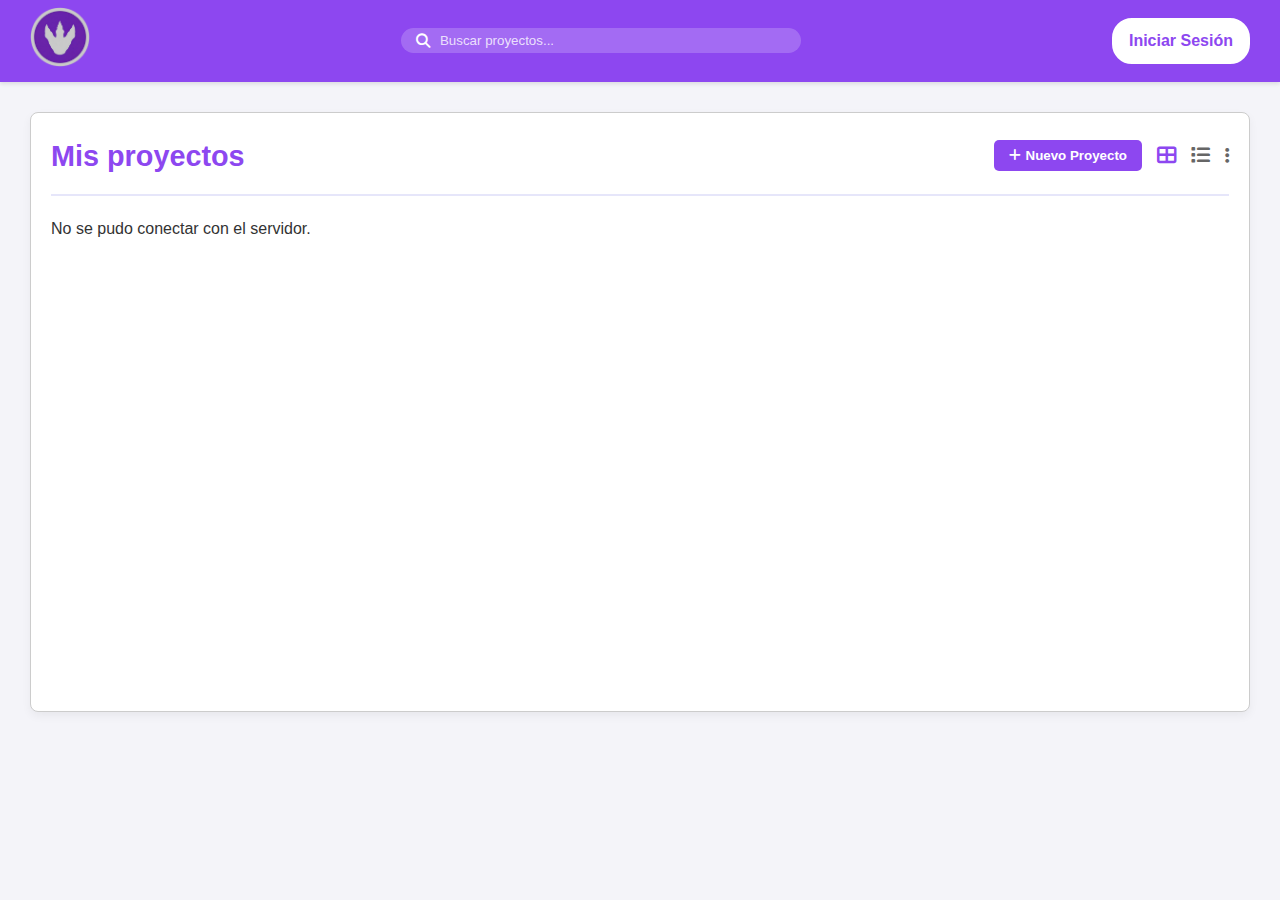
<file: index.html>
<!DOCTYPE html>
<html lang="es">

<head>
    <meta charset="UTF-8">
    <meta name="viewport" content="width=device-width, initial-scale=1.0">
    <title>Mis Proyectos - TaskFlow</title>
    <link rel="stylesheet" href="styles.css">
    <link rel="stylesheet" href="https://cdnjs.cloudflare.com/ajax/libs/font-awesome/6.5.2/css/all.min.css">
    
    <style>
        /* Estilos para el usuario logueado */
        .user-logged-area {
            display: flex;
            align-items: center;
            gap: 15px;
            color: white;
        }
        .logout-btn {
            background-color: rgba(255, 255, 255, 0.2);
            color: white;
            border: 1px solid white;
            padding: 5px 12px;
            border-radius: 20px;
            cursor: pointer;
            font-size: 0.9rem;
            transition: background 0.3s;
            display: flex;
            align-items: center;
            gap: 5px;
        }
        .logout-btn:hover {
            background-color: rgba(255, 255, 255, 0.4);
        }
        #userNameDisplay {
            font-weight: 600;
            font-size: 1rem;
        }
        /* Estilo para el botón de eliminar dentro del modal de edición */
        .btn-delete {
            background-color: #e74c3c;
            color: white;
            margin-top: 15px;
            border: none;
        }
        .btn-delete:hover {
            background-color: #c0392b;
        }
    </style>
</head>

<body>

    <div class="app-container">

        <header class="header">
            <a href="index.html">
                <img src="logo.png" class="logo-rex" alt="Logo Rex">
            </a>
            <div class="search-bar">
                <i class="fas fa-search"></i>
                <input type="text" placeholder="Buscar proyectos...">
            </div>
            
            <a href="iniciarSesion.html" class="login-btn" id="btnLogin">
                Iniciar Sesión
            </a>

            <div id="userInfo" class="user-logged-area" style="display: none;">
                <span id="userNameDisplay">Usuario</span>
                <button onclick="cerrarSesion()" class="logout-btn" title="Cerrar Sesión">
                    <i class="fas fa-sign-out-alt"></i> Salir
                </button>
            </div>
        </header>

        <main class="main-content">
            <section class="proyectos-dashboard">
                <div class="dashboard-header">
                    <h2>Mis proyectos</h2>
                    <div class="actions">
                        <button class="btn primary-btn" id="openNewProjectModal" onclick="openNewProjectModal()">
                            <i class="fas fa-plus"></i> Nuevo Proyecto
                        </button>
                        <i class="fas fa-th-large view-icon active"></i>
                        <i class="fas fa-list view-icon"></i>
                        <i class="fas fa-ellipsis-v menu-icon"></i>
                    </div>
                </div>
                
                <div class="proyectos-grid" id="proyectosContainer">
                    </div>
            </section>
        </main>

    </div>

    <div id="newProjectModal" class="modal-overlay">
        <div class="modal-content">
            <div class="modal-header">
                <h2><i class="fas fa-folder-plus"></i> Nuevo Proyecto</h2>
                <button class="modal-close-btn" onclick="closeNewProjectModal()">&times;</button>
            </div>
            <form class="modal-form" onsubmit="crearProyecto(event)">
                <div class="form-top-grid">
                    <div class="input-group name-input-group">
                        <label for="projectName">Nombre del proyecto</label>
                        <div class="input-with-icon">
                            <input type="text" id="projectName" placeholder="Introduzca el nombre..." required>
                        </div>
                    </div>
                    </div>
                <div class="input-group description-input-group">
                    <label for="projectDescription">Descripción</label>
                    <textarea id="projectDescription" rows="5"
                        placeholder="Descripción breve del proyecto..."></textarea>
                </div>
                <div style="text-align: center; margin-top: 20px;">
                    <button type="submit" class="btn primary-btn">
                        Crear proyecto
                    </button>
                </div>
            </form>
        </div>
    </div>

    <div id="editProjectModal" class="modal-overlay">
        <div class="modal-content">
            <div class="modal-header">
                <h2><i class="fas fa-edit"></i> Gestionar Proyecto</h2>
                <button class="modal-close-btn" onclick="closeEditProjectModal()">&times;</button>
            </div>
            <form class="modal-form" onsubmit="actualizarProyecto(event)">
                <input type="hidden" id="editProjectId">

                <div class="input-group">
                    <label for="editProjectName">Nombre del proyecto</label>
                    <div class="input-with-icon">
                        <input type="text" id="editProjectName" required>
                    </div>
                </div>
                
                <div class="input-group">
                    <label for="editProjectDescription">Descripción</label>
                    <textarea id="editProjectDescription" rows="5"></textarea>
                </div>

                <div style="display: flex; flex-direction: column; gap: 10px; margin-top: 20px;">
                    <button type="submit" class="btn primary-btn" style="justify-content: center;">
                        Guardar Cambios
                    </button>
                    
                    <button type="button" class="btn btn-delete" style="justify-content: center;" onclick="eliminarProyecto()">
                        <i class="fas fa-trash-alt"></i> Eliminar Proyecto
                    </button>
                </div>
            </form>
        </div>
    </div>

    <script>
        const API_URL = 'http://localhost:8080/api/proyectos';

        // ==========================================
        // 1. GESTIÓN DE SESIÓN
        // ==========================================
        document.addEventListener('DOMContentLoaded', () => {
            verificarSesion();
            cargarProyectos(); // Cargar proyectos al iniciar
        });

        function verificarSesion() {
            const usuarioGuardado = localStorage.getItem('usuarioLogueado');
            const btnLogin = document.getElementById('btnLogin');
            const userInfo = document.getElementById('userInfo');
            const userNameDisplay = document.getElementById('userNameDisplay');

            if (usuarioGuardado) {
                const usuario = JSON.parse(usuarioGuardado);
                if (btnLogin) btnLogin.style.display = 'none';
                if (userInfo) userInfo.style.display = 'flex';
                if (userNameDisplay) userNameDisplay.textContent = 'Hola, ' + usuario.nombre;
            } else {
                if (btnLogin) btnLogin.style.display = 'flex';
                if (userInfo) userInfo.style.display = 'none';
            }
        }

        function cerrarSesion() {
            localStorage.removeItem('usuarioLogueado');
            window.location.reload();
        }

        // ==========================================
        // 2. CONEXIÓN API: CARGAR PROYECTOS (GET)
        // ==========================================
        async function cargarProyectos() {
            try {
                const response = await fetch(API_URL);
                if (!response.ok) throw new Error('Error al obtener proyectos');
                
                const proyectos = await response.json();
                renderizarProyectos(proyectos);
            } catch (error) {
                console.error("Error:", error);
                document.getElementById('proyectosContainer').innerHTML = "<p>No se pudo conectar con el servidor.</p>";
            }
        }

        function renderizarProyectos(proyectos) {
            const contenedor = document.getElementById('proyectosContainer');
            contenedor.innerHTML = ''; // Limpiar contenido previo

            if (proyectos.length === 0) {
                contenedor.innerHTML = "<p>No tienes proyectos creados aún.</p>";
                return;
            }

            proyectos.forEach(proyecto => {
                // Creamos la tarjeta HTML para cada proyecto
                const cardHTML = `
                    <article class="proyecto-card" style="position: relative;">
                        <a href="proyectoBueno.html?id=${proyecto.proyectoId}" style="text-decoration: none; color: inherit; display: block;">
                            <div class="card-image">
                                <img src="merry.webp" alt="Proyecto">
                            </div>
                            <div class="card-info">
                                <h3>${proyecto.nombre}</h3>
                                <p>${proyecto.descripcion || 'Sin descripción'}</p>
                            </div>
                        </a>
                        
                        <div class="card-actions" onclick="event.preventDefault(); abrirModalEdicion(${proyecto.proyectoId}, '${proyecto.nombre}', '${proyecto.descripcion || ''}')">
                            <i class="fas fa-ellipsis-h" style="cursor: pointer; padding: 5px;"></i>
                        </div>
                    </article>
                `;
                contenedor.innerHTML += cardHTML;
            });
        }

        // ==========================================
        // 3. CONEXIÓN API: CREAR PROYECTO (POST)
        // ==========================================
        async function crearProyecto(event) {
            event.preventDefault();
            
            const nombre = document.getElementById('projectName').value;
            const descripcion = document.getElementById('projectDescription').value;
            
            // Obtener ID del usuario logueado (o usar 1 por defecto si no hay login)
            const usuarioGuardado = JSON.parse(localStorage.getItem('usuarioLogueado'));
            const liderId = usuarioGuardado ? usuarioGuardado.miembroId : 1; 

            const nuevoProyecto = {
                nombre: nombre,
                descripcion: descripcion,
                fechaInicio: new Date().toISOString().split('T')[0], // Fecha actual YYYY-MM-DD
                liderId: liderId
            };

            try {
                const response = await fetch(API_URL, {
                    method: 'POST',
                    headers: { 'Content-Type': 'application/json' },
                    body: JSON.stringify(nuevoProyecto)
                });

                if (response.ok) {
                    closeNewProjectModal();
                    cargarProyectos(); // Recargar la lista
                } else {
                    alert("Error al crear el proyecto");
                }
            } catch (error) {
                console.error("Error:", error);
            }
        }

        // ==========================================
        // 4. CONEXIÓN API: ACTUALIZAR PROYECTO (PUT)
        // ==========================================
        async function actualizarProyecto(event) {
            event.preventDefault();
            
            const id = document.getElementById('editProjectId').value;
            const nombre = document.getElementById('editProjectName').value;
            const descripcion = document.getElementById('editProjectDescription').value;

            // Para actualizar, enviamos solo los campos que cambiaron + el ID del líder si es necesario
            const datosActualizados = {
                nombre: nombre,
                descripcion: descripcion
                // El backend mantiene el liderId original si no se envía
            };

            try {
                const response = await fetch(`${API_URL}/${id}`, {
                    method: 'PUT',
                    headers: { 'Content-Type': 'application/json' },
                    body: JSON.stringify(datosActualizados)
                });

                if (response.ok) {
                    closeEditProjectModal();
                    cargarProyectos(); // Refrescar vista
                } else {
                    alert("No se pudo actualizar el proyecto.");
                }
            } catch (error) {
                console.error(error);
            }
        }

        // ==========================================
        // 5. CONEXIÓN API: ELIMINAR PROYECTO (DELETE)
        // ==========================================
        async function eliminarProyecto() {
            const id = document.getElementById('editProjectId').value;
            
            if(!confirm("¿Estás seguro de que quieres eliminar este proyecto? Esta acción no se puede deshacer.")) {
                return;
            }

            try {
                const response = await fetch(`${API_URL}/${id}`, {
                    method: 'DELETE'
                });

                if (response.ok) {
                    closeEditProjectModal();
                    cargarProyectos(); // Refrescar vista
                } else {
                    alert("Error al eliminar. Puede que el proyecto tenga tareas asignadas.");
                }
            } catch (error) {
                console.error(error);
            }
        }

        // ==========================================
        // 6. CONTROL DE MODALES
        // ==========================================
        const newProjectModal = document.getElementById('newProjectModal');
        const editProjectModal = document.getElementById('editProjectModal');

        // --- Nuevo Proyecto ---
        function openNewProjectModal() {
            newProjectModal.style.display = 'flex';
        }
        function closeNewProjectModal() {
            newProjectModal.style.display = 'none';
            document.querySelector('#newProjectModal form').reset();
        }

        // --- Editar / Eliminar Proyecto ---
        function abrirModalEdicion(id, nombre, descripcion) {
            // Rellenar el formulario con los datos actuales
            document.getElementById('editProjectId').value = id;
            document.getElementById('editProjectName').value = nombre;
            document.getElementById('editProjectDescription').value = descripcion;
            
            // Mostrar modal
            editProjectModal.style.display = 'flex';
        }

        function closeEditProjectModal() {
            editProjectModal.style.display = 'none';
        }

        // Cerrar modales al hacer clic fuera
        window.onclick = function (event) {
            if (event.target == newProjectModal) {
                closeNewProjectModal();
            }
            if (event.target == editProjectModal) {
                closeEditProjectModal();
            }
        }
    </script>
</body>
</html>
</file>
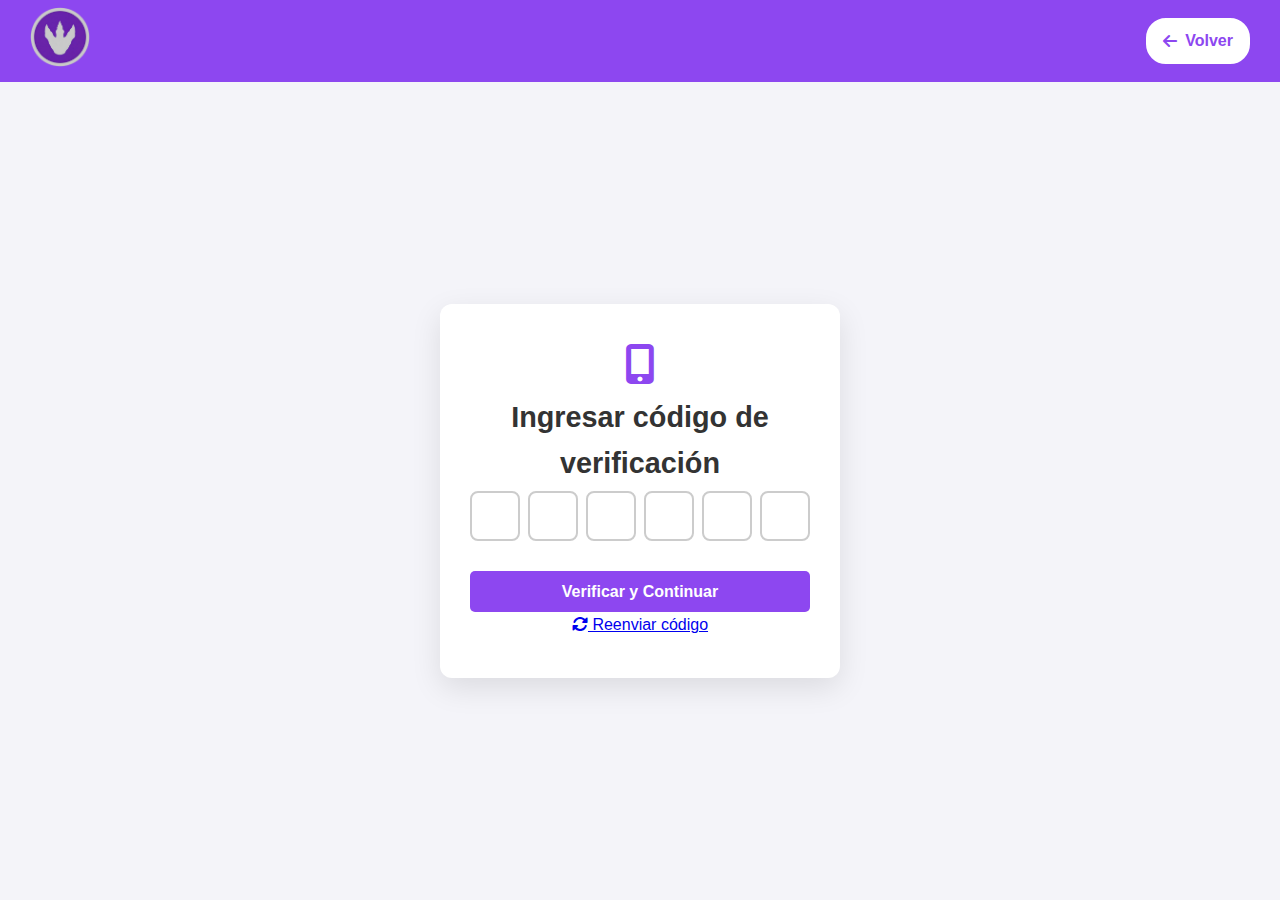
<file: codigo.html>
<!DOCTYPE html>
<html lang="es">

<head>
    <meta charset="UTF-8">
    <meta name="viewport" content="width=device-width, initial-scale=1.0">
    <title>Verificar Código - mi proyecto</title>
    <link rel="stylesheet" href="styles.css">
    <link rel="stylesheet" href="https://cdnjs.cloudflare.com/ajax/libs/font-awesome/6.5.2/css/all.min.css">
</head>

<body>

    <div class="app-container">

        <header class="header">
            <a href="index.html">
                <img src="logo.png" class="logo-rex" alt="Logo Rex">
            </a>            
            <a href="olvideContrasenia.html" class="login-btn">
                <i class="fas fa-arrow-left"></i> Volver
            </a>
        </header>

        <main class="login-main-content">

            <div class="login-card">
                <div class="login-card-header">
                    <i class="fas fa-mobile-alt"
                        style="font-size: 2.5rem; color: var(--primary-color); margin-bottom: 10px;"></i>
                    <h1>Ingresar código de verificación</h1>
                </div>

                <div>
                    <div class="verification-inputs">
                        <input type="tel" maxlength="1" pattern="[0-9]">
                        <input type="tel" maxlength="1" pattern="[0-9]">
                        <input type="tel" maxlength="1" pattern="[0-9]">
                        <input type="tel" maxlength="1" pattern="[0-9]">
                        <input type="tel" maxlength="1" pattern="[0-9]">
                        <input type="tel" maxlength="1" pattern="[0-9]">
                    </div>

                    <a href="nuevaContrasenia.html" class="btn primary-btn full-width-btn"
                        style="text-align: center; text-decoration: none; display: block;">
                        Verificar y Continuar
                    </a>

                    <a href="#" class="resend-link">
                        <i class="fas fa-sync-alt"></i> Reenviar código
                    </a>
                </div>

            </div>

        </main>

    </div>

</body>

</html>
</file>
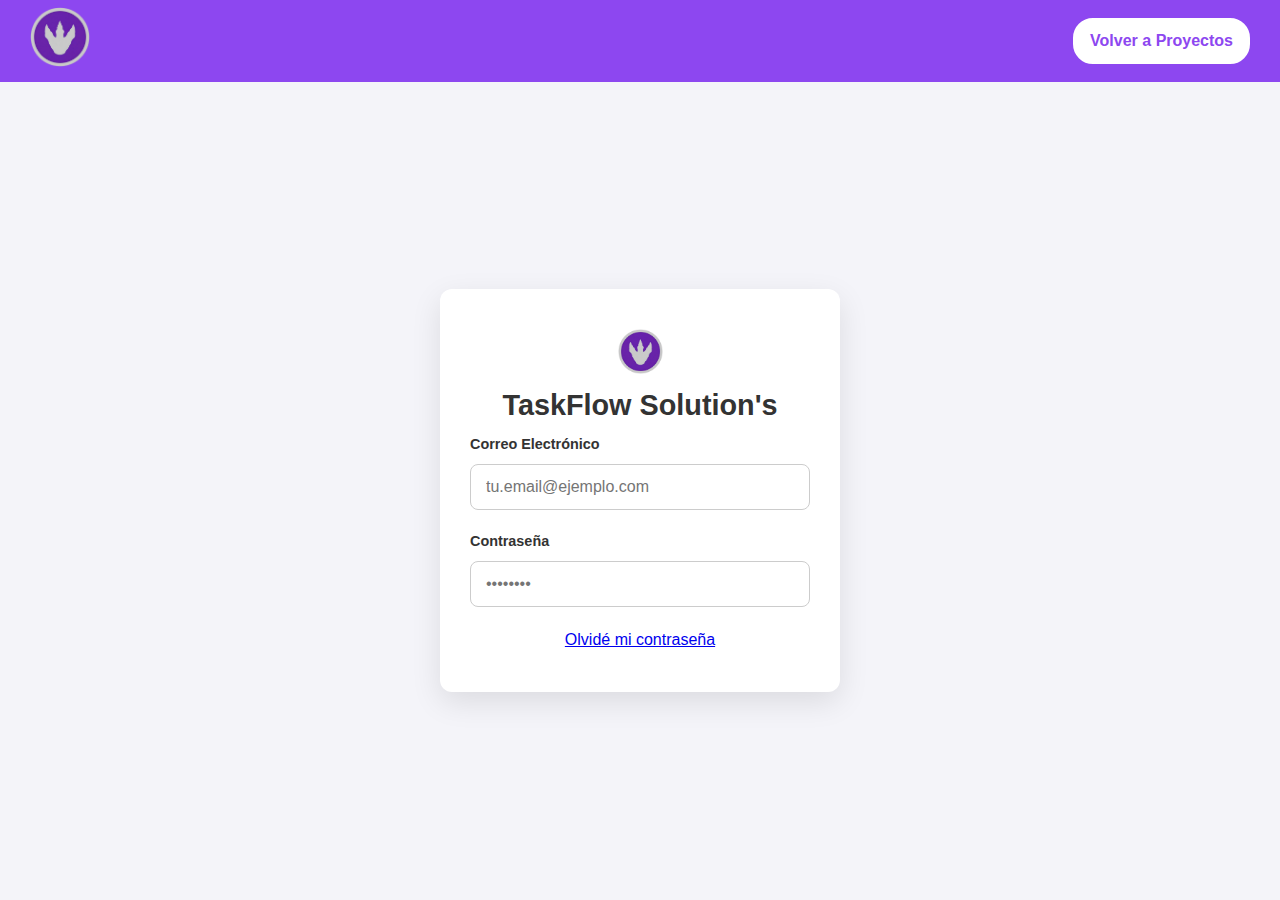
<file: iniciarSesion.html>
<!DOCTYPE html>
<html lang="es">
<head>
    <meta charset="UTF-8">
    <meta name="viewport" content="width=device-width, initial-scale=1.0">
    <title>Iniciar Sesión - mi proyecto</title>
    <link rel="stylesheet" href="styles.css">
    <link rel="stylesheet" href="https://cdnjs.cloudflare.com/ajax/libs/font-awesome/6.5.2/css/all.min.css">
</head>
<body>

    <div class="app-container">

        <header class="header">
             <a href="index.html">
                <img src="logo.png" class="logo-rex" alt="Logo Rex">
             </a>            
            <a href="index.html" class="login-btn">
                Volver a Proyectos
            </a>
        </header>

        <main class="login-main-content">
            
            <div class="login-card">
                <div class="login-card-header">
                    <img src="logo.png" class="logo-rex-small" alt="Logo Rex">
                    <h1>TaskFlow Solution's</h1>
                </div>

                <form class="login-form">
                    <div class="input-group">
                        <label for="email">Correo Electrónico</label>
                        <div class="input-with-icon">
                            <input type="email" id="email" name="email" placeholder="tu.email@ejemplo.com" required>
                        </div>
                    </div>

                    <div class="input-group">
                        <label for="password">Contraseña</label>
                        <div class="input-with-icon">
                            <input type="password" id="password" name="password" placeholder="••••••••" required>
                        </div>
                    </div>

                    <div class="form-options">                       
                        <a href="olvideContrasenia.html" class="forgot-password">Olvidé mi contraseña</a>
                    </div>                    
                    
            </div>

        </main>
        
    </div>
    
</body>
</html>
</file>
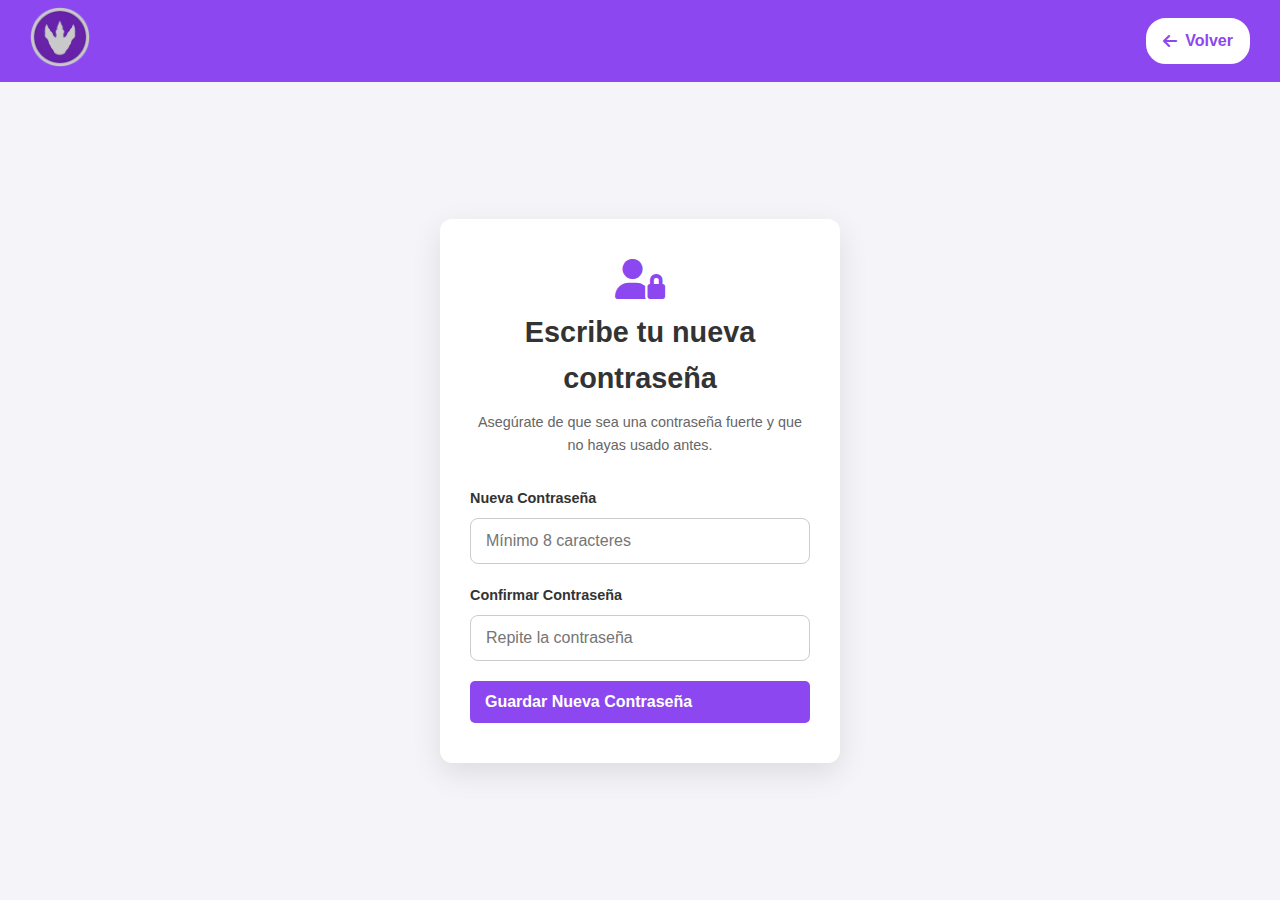
<file: nuevaContrasenia.html>
<!DOCTYPE html>
<html lang="es">
<head>
    <meta charset="UTF-8">
    <meta name="viewport" content="width=device-width, initial-scale=1.0">
    <title>Crear Nueva Contraseña - mi proyecto</title>
    <link rel="stylesheet" href="styles.css">
    <link rel="stylesheet" href="https://cdnjs.cloudflare.com/ajax/libs/font-awesome/6.5.2/css/all.min.css">
</head>
<body>

    <div class="app-container">

        <header class="header">
            <a href="index.html">
                <img src="logo.png" class="logo-rex" alt="Logo Rex">
            </a>            
            <a href="codigo.html" class="login-btn">
                <i class="fas fa-arrow-left"></i> Volver
            </a>
        </header>

        <main class="login-main-content">
            
            <div class="login-card">
                <div class="login-card-header">
                    <i class="fas fa-user-lock" style="font-size: 2.5rem; color: var(--primary-color); margin-bottom: 10px;"></i>
                    <h1>Escribe tu nueva contraseña</h1>
                    <p style="color: var(--secondary-text); font-size: 0.9rem; margin-top: 10px;">
                        Asegúrate de que sea una contraseña fuerte y que no hayas usado antes.
                    </p>
                </div>

                <form class="login-form">
                    <div class="input-group">
                        <label for="new-password">Nueva Contraseña</label>
                        <div class="input-with-icon">
                            <input type="password" id="new-password" name="new-password" placeholder="Mínimo 8 caracteres" required>
                        </div>
                    </div>

                    <div class="input-group">
                        <label for="confirm-password">Confirmar Contraseña</label>
                        <div class="input-with-icon">
                            <input type="password" id="confirm-password" name="confirm-password" placeholder="Repite la contraseña" required>
                        </div>
                    </div>
                    
                    <a href="index.html" class="btn primary-btn full-width-btn" style="text-decoration: none;">
                        Guardar Nueva Contraseña
                    </a>
                </form>
            </div>

        </main>
        
    </div>
    
</body>
</html>
</file>
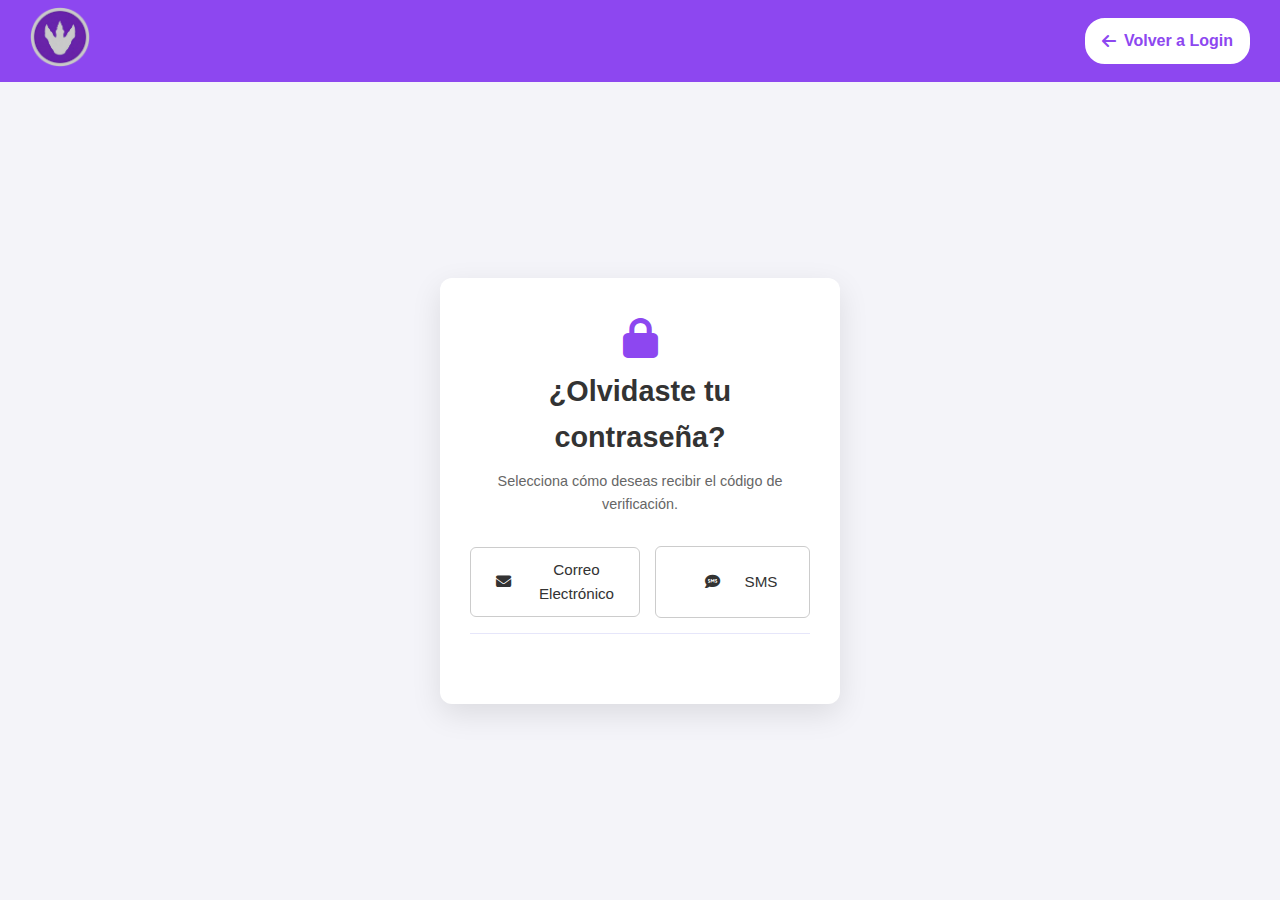
<file: olvideContrasenia.html>
<!DOCTYPE html>
<html lang="es">

<head>
    <meta charset="UTF-8">
    <meta name="viewport" content="width=device-width, initial-scale=1.0">
    <title>Recuperar Contraseña - mi proyecto</title>
    <link rel="stylesheet" href="styles.css">
    <link rel="stylesheet" href="https://cdnjs.cloudflare.com/ajax/libs/font-awesome/6.5.2/css/all.min.css">
</head>

<body>

    <div class="app-container">

        <header class="header">
            <a href="index.html">
                <img src="logo.png" class="logo-rex" alt="Logo Rex">
            </a>            
            <a href="iniciarSesion.html" class="login-btn">
                <i class="fas fa-arrow-left"></i> Volver a Login
            </a>
        </header>

        <main class="login-main-content">

            <div class="login-card">
                <div class="login-card-header">
                    <i class="fas fa-lock"
                        style="font-size: 2.5rem; color: var(--primary-color); margin-bottom: 10px;"></i>
                    <h1>¿Olvidaste tu contraseña?</h1>
                    <p style="color: var(--secondary-text); font-size: 0.9rem; margin-top: 10px;">
                        Selecciona cómo deseas recibir el código de verificación.
                    </p>
                </div>

                <div class="recovery-method-selector">
                    <div class="method-btn-container">
                        <a href="recuperarGmail.html" class="method-btn" title="Recuperar por Correo">
                            <i class="fas fa-envelope" style="padding: 10px;"></i> Correo Electrónico
                        </a>
                    </div>

                    <div class="method-btn-container">
                        <a href="recuperarSMS.html" class="method-btn" title="Recuperar por SMS">
                            <i class="fas fa-sms" style="padding: 17px;"></i> SMS
                        </a>
                    </div>
                </div>
            </div>

        </main>

    </div>

</body>

</html>
</file>
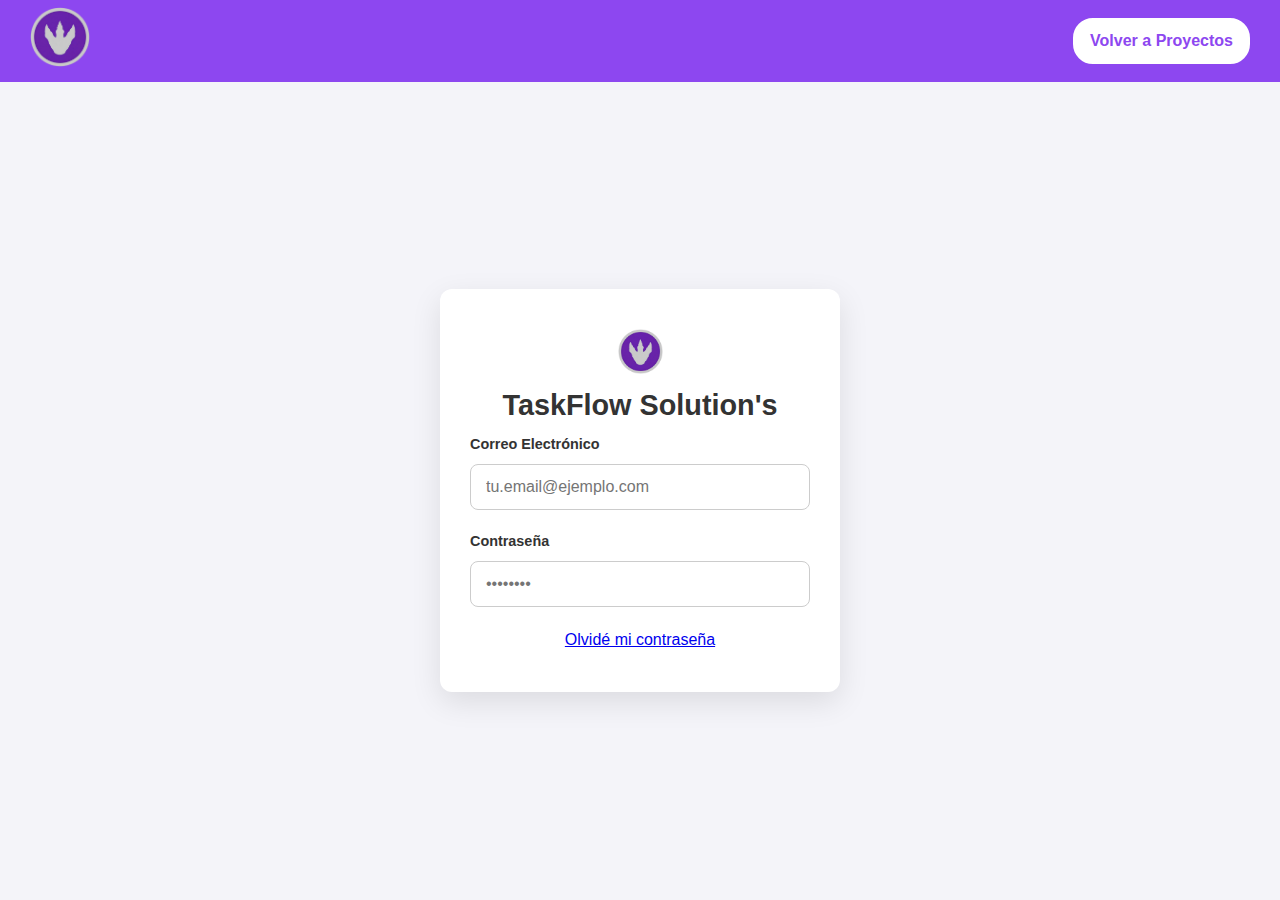
<file: proyectoBueno.html>
<!DOCTYPE html>
<html lang="es">

<head>
    <meta charset="UTF-8">
    <meta name="viewport" content="width=device-width, initial-scale=1.0">
    <title>Tablero de Proyecto - TaskFlow</title>
    <link rel="stylesheet" href="styles.css">
    <link rel="stylesheet" href="https://cdnjs.cloudflare.com/ajax/libs/font-awesome/6.5.2/css/all.min.css">
    <style>
        /* Estilos dinámicos necesarios */
        .kanban-column {
            min-height: 200px;
            display: flex;
            flex-direction: column;
        }
        .column-content {
            flex-grow: 1;
            min-height: 50px;
        }
        .kanban-card.dragging {
            opacity: 0.5;
            border: 2px dashed #8D47F0;
        }
        .user-logged-area {
            display: flex; align-items: center; gap: 15px; color: white;
        }
        .notification-item { border-bottom: 1px solid #eee; padding: 10px; font-size: 0.9rem; }
        .notification-time { font-size: 0.75rem; color: #888; display: block; margin-top: 4px; }
        .role-selector { padding: 5px; border-radius: 4px; border: 1px solid #ddd; width: 100%; }
        
        /* Botones de eliminar */
        .delete-col-btn {
            background: none; border: none; color: #e74c3c; cursor: pointer; margin-left: 10px;
        }
        .delete-col-btn:hover { color: #c0392b; }

        .delete-member-btn {
            background-color: #ffebee;
            color: #c62828;
            border: 1px solid #ffcdd2;
            border-radius: 4px;
            padding: 5px 10px;
            cursor: pointer;
            transition: all 0.2s;
            margin-left: 10px;
        }
        .delete-member-btn:hover {
            background-color: #c62828;
            color: white;
        }
    </style>
</head>

<body>

    <header class="header project-header">
        <a href="index.html">
            <img src="logo.png" class="logo-rex" alt="Logo Rex">
        </a>

        <div class="search-bar project-search-bar">
            <i class="fas fa-search"></i>
            <input type="text" id="searchInput" placeholder="Filtrar tareas..." onkeyup="filtrarTareasUI()">
        </div>

        <div class="member-interaction-area" id="memberListContainer" onclick="openMemberListModal()">
            <img src="miembros.png" class="miembros" alt="Miembros del equipo">
            <i class="fas fa-plus fa-lg mas-miembros"></i>
        </div>

        <div class="project-user-actions">
            <button class="btn primary-btn btn-small" onclick="openInviteMemberModal()">
                Invitar miembro
            </button>
            <a href="index.html" class="btn secondary-btn btn-small">
                Mis Proyectos
            </a>
        </div>

        <div class="actions project-user-actions">
            <div style="position: relative;">
                <i class="fas fa-bell notification-icon" style="scale: 1.3; margin-right: 25px;" onclick="toggleNotificationPopover()"></i>
                <span id="notifBadge" style="display:none; position: absolute; top: -5px; right: 15px; background: red; color: white; border-radius: 50%; font-size: 10px; padding: 2px 5px;">0</span>
            </div>
            
            <div class="user-logged-area">
                <span id="headerUserName">Usuario</span>
                <i class="fas fa-user-circle" style="scale: 2.5; margin-left: 10px;"></i>
            </div>
        </div>
    </header>

    <main class="main-content kanban-board-container">
        <div class="kanban-board" id="kanbanBoard">
            <p style="padding: 20px; color: #666;">Cargando datos del proyecto...</p>
        </div>
    </main>

    <div id="addItemModal" class="modal-overlay">
        <div class="modal-content large-modal">
            <div class="modal-header">
                <h2 id="modalTaskTitle"><i class="fas fa-tasks"></i> Gestión de Tarea</h2>
                <button class="modal-close-btn" onclick="closeAddItemModal()">&times;</button>
            </div>
            <form class="modal-body add-item-form-grid" onsubmit="guardarTarea(event)">
                <input type="hidden" id="taskId">
                <input type="hidden" id="taskProjectId">
                <input type="hidden" id="taskStatusId">

                <div class="form-left-col">
                    <div class="input-group">
                        <label>Título de la Tarea</label>
                        <div class="input-with-icon">
                            <input type="text" id="taskTitle" required placeholder="Ej: Corregir bug login">
                        </div>
                    </div>

                    <div class="input-group">
                        <label>Descripción</label>
                        <textarea id="taskDescription" class="modal-text-area" style="width: 100%; height: 100px; padding: 10px; border: 1px solid #ccc; border-radius: 5px;"></textarea>
                    </div>

                    <div class="input-group">
                        <label>Asignar a:</label>
                        <select id="taskAssignee" class="input-with-icon" style="width: 100%;">
                            </select>
                    </div>
                    
                    <div class="input-group">
                        <label>Fecha Vencimiento:</label>
                        <input type="date" id="taskDueDate" class="input-with-icon" style="width: 100%;">
                    </div>
                </div>

                <div class="image-upload-area">
                    <i class="fas fa-camera fa-2x" style="color: #ccc;"></i>
                    <p style="margin-top: 10px; color: #666;">Imagen (Simulado)</p>
                </div>

                <div style="grid-column: 1 / -1; display: flex; justify-content: space-between; margin-top: 20px;">
                    <button type="button" class="btn btn-danger" id="btnDeleteTask" style="background-color: #e74c3c; color: white; display: none;" onclick="eliminarTarea()">
                        <i class="fas fa-trash"></i> Eliminar
                    </button>
                    <button type="submit" class="btn primary-btn">Guardar Tarea</button>
                </div>
            </form>
        </div>
    </div>

    <div id="inviteMemberModal" class="modal-overlay">
        <div class="modal-content small-modal">
            <div class="modal-header">
                <h2><i class="fas fa-user-plus"></i> Invitar Miembro</h2>
                <button class="modal-close-btn" onclick="closeInviteMemberModal()">&times;</button>
            </div>
            <form class="modal-body" onsubmit="crearMiembro(event)">
                <div class="input-group">
                    <label>Nombre</label>
                    <input type="text" id="newMemberName" class="input-with-icon" required placeholder="Nombre completo" style="width: 100%;">
                </div>
                <div class="input-group">
                    <label>Email</label>
                    <input type="email" id="newMemberEmail" class="input-with-icon" required placeholder="correo@ejemplo.com" style="width: 100%;">
                </div>
                <div class="input-group">
                    <label>Contraseña Provisional</label>
                    <input type="password" id="newMemberPass" class="input-with-icon" required placeholder="********" style="width: 100%;">
                </div>

                <button type="submit" class="btn primary-btn full-width-btn" style="margin-top: 20px;">
                    Crear Usuario
                </button>
            </form>
        </div>
    </div>

    <div id="memberListModal" class="modal-overlay">
        <div class="modal-content small-modal" style="max-width: 500px;">
            <div class="modal-header">
                <h2><i class="fas fa-users"></i> Equipo</h2>
                <button class="modal-close-btn" onclick="closeMemberListModal()">&times;</button>
            </div>
            <div class="modal-body" id="memberListBody" style="max-height: 400px; overflow-y: auto;">
                </div>
        </div>
    </div>

    <div id="addColumnModal" class="modal-overlay">
        <div class="modal-content small-modal">
            <div class="modal-header">
                <h2><i class="fas fa-columns"></i> Nueva Columna</h2>
                <button class="modal-close-btn" onclick="closeAddColumnModal()">&times;</button>
            </div>
            <form class="modal-body" onsubmit="crearColumna(event)">
                <div class="input-group">
                    <label>Nombre del Estado</label>
                    <input type="text" id="columnName" class="input-with-icon" required placeholder="Ej: Testing" style="width: 100%;">
                </div>
                <button type="submit" class="btn primary-btn" style="width: 100%; margin-top: 15px;">Crear Columna</button>
            </form>
        </div>
    </div>

    <div class="notification-popover" id="notificationPopover" style="display: none;">
        <div class="popover-header">
            <h3>Actividad Reciente</h3>
            <span class="close-popover-btn" onclick="toggleNotificationPopover()">&times;</span>
        </div>
        <div class="popover-body" id="notificationList">
            <p style="padding: 10px; color: #666;">Sin notificaciones aún.</p>
        </div>
    </div>


    <script>
        const API_BASE = 'http://localhost:8080/api';
        
        // Variables Globales
        let currentProjectId = 1;
        let currentUser = null;
        
        let tasks = [];
        let members = [];
        let roles = [];
        let statuses = [];

        // --- INICIALIZACIÓN ---
        document.addEventListener('DOMContentLoaded', async () => {
            const userStr = localStorage.getItem('usuarioLogueado');
            if (!userStr) {
                alert("Debes iniciar sesión primero.");
                window.location.href = 'iniciarSesion.html';
                return;
            }
            currentUser = JSON.parse(userStr);
            document.getElementById('headerUserName').textContent = currentUser.nombre;

            const urlParams = new URLSearchParams(window.location.search);
            const idParam = urlParams.get('id');
            if (idParam) currentProjectId = idParam;

            await cargarDatosMaestros();
            await cargarTablero();
            renderNotificaciones();
        });

        // --- CARGA DE DATOS ---
        async function cargarDatosMaestros() {
            try {
                const [resEst, resMiem, resRol] = await Promise.all([
                    fetch(`${API_BASE}/estados`),
                    fetch(`${API_BASE}/miembros`),
                    fetch(`${API_BASE}/roles`)
                ]);
                statuses = await resEst.json();
                members = await resMiem.json();
                roles = await resRol.json();
            } catch (error) {
                console.error("Error cargando maestros:", error);
            }
        }

        async function cargarTablero() {
            try {
                const res = await fetch(`${API_BASE}/tareas`);
                const todas = await res.json();
                tasks = todas.filter(t => t.proyectoId == currentProjectId);
                renderizarKanban();
            } catch (error) { console.error(error); }
        }

        // --- RENDERIZADO KANBAN ---
        function renderizarKanban() {
            const board = document.getElementById('kanbanBoard');
            board.innerHTML = '';

            statuses.forEach(estado => {
                const tareasDeColumna = tasks.filter(t => t.estadoId === estado.estadoId);
                const colDiv = document.createElement('div');
                colDiv.className = 'kanban-column';
                colDiv.dataset.statusId = estado.estadoId;

                colDiv.addEventListener('dragover', e => { e.preventDefault(); colDiv.classList.add('drag-over'); });
                colDiv.addEventListener('dragleave', () => colDiv.classList.remove('drag-over'));
                colDiv.addEventListener('drop', e => soltarTarea(e, estado.estadoId));

                colDiv.innerHTML = `
                    <div class="column-header">
                        <h3>${estado.nombre} <span style="font-size:0.8em; color:#666">(${tareasDeColumna.length})</span></h3>
                        <div class="column-menu">
                            <button class="delete-col-btn" title="Eliminar columna" onclick="eliminarColumna(${estado.estadoId})">
                                <i class="fas fa-trash-alt"></i>
                            </button>
                        </div>
                    </div>
                    <div class="column-content"></div>
                    <button class="btn add-item-btn" onclick="openAddItemModal(${estado.estadoId})">
                        <i class="fas fa-plus"></i> Añadir tarea
                    </button>
                `;

                const contentDiv = colDiv.querySelector('.column-content');
                tareasDeColumna.forEach(tarea => {
                    contentDiv.appendChild(crearTarjetaHTML(tarea));
                });
                board.appendChild(colDiv);
            });

            const addColDiv = document.createElement('div');
            addColDiv.className = 'add-column-placeholder';
            addColDiv.innerHTML = `<button class="btn add-column-btn mas-columnas" onclick="openAddColumnModal()"><i class="fas fa-plus fa-lg"></i></button>`;
            board.appendChild(addColDiv);
        }

        function crearTarjetaHTML(tarea) {
            const card = document.createElement('div');
            card.className = 'kanban-card';
            card.draggable = true;
            card.dataset.taskId = tarea.tareaId;

            const asignado = members.find(m => m.miembroId === tarea.asignadoA);
            const iniciales = asignado ? asignado.nombre.substring(0, 2).toUpperCase() : '?';

            card.addEventListener('dragstart', (e) => {
                card.classList.add('dragging');
                e.dataTransfer.setData('text/plain', tarea.tareaId);
            });
            card.addEventListener('dragend', () => card.classList.remove('dragging'));
            card.onclick = () => openEditTaskModal(tarea);

            card.innerHTML = `
                <div class="card-image-kanban" style="background-color: ${getColorRandom(tarea.tareaId)}"><i class="fas fa-tasks"></i></div>
                <div class="card-title-kanban">${tarea.titulo}</div>
                <div style="display:flex; justify-content:space-between; align-items:center; margin-top:10px;">
                    <span style="font-size:0.7rem; color:#888;">${tarea.fechaVencimiento || 'Sin fecha'}</span>
                    <div class="member-avatar" style="width:25px; height:25px; font-size:0.7rem; background:#8D47F0;">${iniciales}</div>
                </div>
            `;
            return card;
        }

        // --- ACCIONES TAREAS ---
        async function soltarTarea(e, nuevoEstadoId) {
            e.preventDefault();
            const tareaId = e.dataTransfer.getData('text/plain');
            const tarea = tasks.find(t => t.tareaId == tareaId);
            
            if (tarea && tarea.estadoId !== nuevoEstadoId) {
                tarea.estadoId = nuevoEstadoId;
                renderizarKanban();
                try {
                    await fetch(`${API_BASE}/tareas/${tareaId}`, {
                        method: 'PUT',
                        headers: { 'Content-Type': 'application/json' },
                        body: JSON.stringify(tarea)
                    });
                    registrarNotificacion(`Tarea <b>"${tarea.titulo}"</b> movida`);
                } catch (err) { console.error(err); }
            }
        }

        async function guardarTarea(e) {
            e.preventDefault();
            const id = document.getElementById('taskId').value;
            const isEdit = !!id;
            const datos = {
                titulo: document.getElementById('taskTitle').value,
                descripcion: document.getElementById('taskDescription').value,
                fechaVencimiento: document.getElementById('taskDueDate').value || null,
                asignadoA: document.getElementById('taskAssignee').value || null,
                proyectoId: document.getElementById('taskProjectId').value,
                estadoId: document.getElementById('taskStatusId').value
            };
            const url = isEdit ? `${API_BASE}/tareas/${id}` : `${API_BASE}/tareas`;
            const method = isEdit ? 'PUT' : 'POST';

            try {
                const res = await fetch(url, {
                    method: method,
                    headers: { 'Content-Type': 'application/json' },
                    body: JSON.stringify(datos)
                });
                if (res.ok) {
                    closeAddItemModal();
                    await cargarTablero();
                    registrarNotificacion(`${isEdit ? 'Editó' : 'Creó'} tarea <b>"${datos.titulo}"</b>`);
                }
            } catch (err) { console.error(err); }
        }

        async function eliminarTarea() {
            const id = document.getElementById('taskId').value;
            if (!confirm("¿Eliminar tarea?")) return;
            try {
                await fetch(`${API_BASE}/tareas/${id}`, { method: 'DELETE' });
                closeAddItemModal();
                await cargarTablero();
                registrarNotificacion("Tarea eliminada");
            } catch (err) { console.error(err); }
        }

        // --- ACCIONES COLUMNAS ---
        async function crearColumna(e) {
            e.preventDefault();
            const nombre = document.getElementById('columnName').value;
            try {
                const res = await fetch(`${API_BASE}/estados`, {
                    method: 'POST',
                    headers: { 'Content-Type': 'application/json' },
                    body: JSON.stringify({ nombre })
                });
                if (res.ok) {
                    closeAddColumnModal();
                    await cargarDatosMaestros();
                    await cargarTablero();
                    registrarNotificacion(`Columna <b>${nombre}</b> creada`);
                }
            } catch (err) { console.error(err); }
        }

        async function eliminarColumna(id) {
            if(!confirm("¿Eliminar columna? Solo se permite si está vacía.")) return;
            try {
                const res = await fetch(`${API_BASE}/estados/${id}`, { method: 'DELETE' });
                if(res.ok) {
                    await cargarDatosMaestros();
                    await cargarTablero();
                    registrarNotificacion("Columna eliminada");
                } else { alert("Error: La columna debe estar vacía."); }
            } catch(e) { console.error(e); }
        }

        // --- ACCIONES MIEMBROS ---
        async function crearMiembro(e) {
            e.preventDefault();
            const data = {
                nombre: document.getElementById('newMemberName').value,
                email: document.getElementById('newMemberEmail').value,
                contrasenaHash: document.getElementById('newMemberPass').value,
                rolId: 3,
                fechaRegistro: new Date().toISOString()
            };
            try {
                const res = await fetch(`${API_BASE}/miembros`, {
                    method: 'POST',
                    headers: { 'Content-Type': 'application/json' },
                    body: JSON.stringify(data)
                });
                if (res.ok) {
                    closeInviteMemberModal();
                    await cargarDatosMaestros();
                    registrarNotificacion(`Usuario <b>${data.nombre}</b> añadido`);
                } else { alert("Error: Email duplicado."); }
            } catch (err) { console.error(err); }
        }

        async function cambiarRol(miembroId, nuevoRolId, nombre) {
            const miembro = members.find(m => m.miembroId === miembroId);
            if (!miembro) return;
            miembro.rolId = parseInt(nuevoRolId);
            try {
                await fetch(`${API_BASE}/miembros/${miembroId}`, {
                    method: 'PUT',
                    headers: { 'Content-Type': 'application/json' },
                    body: JSON.stringify(miembro)
                });
                registrarNotificacion(`Rol de <b>${nombre}</b> actualizado`);
            } catch (err) { console.error(err); }
        }

        // FUNCIÓN ELIMINAR MIEMBRO (NUEVA)
        async function eliminarMiembro(id, nombre) {
            if(!confirm(`¿Estás seguro de que quieres eliminar a ${nombre} del equipo?`)) return;

            try {
                const res = await fetch(`${API_BASE}/miembros/${id}`, {
                    method: 'DELETE'
                });

                if(res.ok) {
                    await cargarDatosMaestros(); // Recargar la lista local
                    openMemberListModal(); // Refrescar el modal abierto
                    registrarNotificacion(`Eliminó al miembro <b>${nombre}</b>`);
                } else {
                    alert("No se pudo eliminar al miembro. Puede que tenga tareas asignadas.");
                }
            } catch(error) {
                console.error(error);
                alert("Error de conexión al intentar eliminar.");
            }
        }

        // --- MODALES MIEMBROS Y UI ---
        const memberListModal = document.getElementById('memberListModal');
        function openMemberListModal() {
            const body = document.getElementById('memberListBody');
            body.innerHTML = '';
            members.forEach(m => {
                let options = '';
                roles.forEach(r => {
                    options += `<option value="${r.rolId}" ${m.rolId===r.rolId?'selected':''}>${r.nombre}</option>`;
                });
                
                // Verificamos si es el usuario actual para no mostrar el botón de borrarse a sí mismo
                const esYo = (m.miembroId === currentUser.miembroId);
                const botonEliminar = esYo ? '' : 
                    `<button class="delete-member-btn" title="Eliminar miembro" onclick="eliminarMiembro(${m.miembroId}, '${m.nombre}')">
                        <i class="fas fa-trash-alt"></i>
                     </button>`;

                body.innerHTML += `
                    <div style="display:flex; justify-content:space-between; align-items:center; padding:10px; border-bottom:1px solid #eee;">
                        <div style="flex-grow:1;">
                            <div style="font-weight:bold;">${m.nombre} ${esYo ? '(Tú)' : ''}</div>
                            <div style="font-size:0.8rem; color:#888;">${m.email}</div>
                        </div>
                        <div style="display:flex; align-items:center;">
                            <select class="role-selector" style="width:120px;" onchange="cambiarRol(${m.miembroId}, this.value, '${m.nombre}')">
                                ${options}
                            </select>
                            ${botonEliminar}
                        </div>
                    </div>
                `;
            });
            memberListModal.style.display = 'flex';
        }

        // --- NOTIFICACIONES ---
        function registrarNotificacion(mensaje) {
            const lista = JSON.parse(localStorage.getItem('notificaciones') || '[]');
            lista.unshift({ user: currentUser.nombre, msg: mensaje, time: new Date().toLocaleTimeString() });
            localStorage.setItem('notificaciones', JSON.stringify(lista.slice(0, 15)));
            renderNotificaciones();
            const badge = document.getElementById('notifBadge');
            badge.textContent = parseInt(badge.textContent || 0) + 1;
            badge.style.display = 'block';
        }
        function renderNotificaciones() {
            const lista = JSON.parse(localStorage.getItem('notificaciones') || '[]');
            const container = document.getElementById('notificationList');
            container.innerHTML = lista.length ? '' : '<p style="padding:10px; color:#666;">Sin actividad.</p>';
            lista.forEach(n => {
                container.innerHTML += `<div class="notification-item"><span style="font-weight:bold; color:#8D47F0;">${n.user}</span>: ${n.msg}<span class="notification-time">${n.time}</span></div>`;
            });
        }
        function toggleNotificationPopover() {
            const pop = document.getElementById('notificationPopover');
            if(pop.style.display === 'none') { pop.style.display = 'block'; document.getElementById('notifBadge').style.display = 'none'; document.getElementById('notifBadge').textContent='0'; }
            else pop.style.display = 'none';
        }

        // --- UTILIDADES ---
        const addItemModal = document.getElementById('addItemModal');
        function openAddItemModal(statusId) {
            document.querySelector('.add-item-form-grid').reset();
            document.getElementById('taskId').value = '';
            document.getElementById('taskProjectId').value = currentProjectId;
            document.getElementById('taskStatusId').value = statusId;
            document.getElementById('btnDeleteTask').style.display = 'none';
            document.getElementById('modalTaskTitle').innerHTML = '<i class="fas fa-plus"></i> Nueva Tarea';
            llenarSelectMiembros();
            addItemModal.style.display = 'flex';
        }
        function openEditTaskModal(tarea) {
            document.getElementById('taskId').value = tarea.tareaId;
            document.getElementById('taskProjectId').value = tarea.proyectoId;
            document.getElementById('taskStatusId').value = tarea.estadoId;
            document.getElementById('taskTitle').value = tarea.titulo;
            document.getElementById('taskDescription').value = tarea.descripcion || '';
            document.getElementById('taskDueDate').value = tarea.fechaVencimiento || '';
            document.getElementById('btnDeleteTask').style.display = 'block';
            document.getElementById('modalTaskTitle').innerHTML = '<i class="fas fa-edit"></i> Editar Tarea';
            llenarSelectMiembros(tarea.asignadoA);
            addItemModal.style.display = 'flex';
        }
        function llenarSelectMiembros(selId) {
            const sel = document.getElementById('taskAssignee');
            sel.innerHTML = '<option value="">-- Sin Asignar --</option>';
            members.forEach(m => sel.innerHTML += `<option value="${m.miembroId}" ${m.miembroId===selId?'selected':''}>${m.nombre}</option>`);
        }
        function closeAddItemModal() { addItemModal.style.display = 'none'; }
        function closeInviteMemberModal() { document.getElementById('inviteMemberModal').style.display = 'none'; }
        function openInviteMemberModal() { document.getElementById('inviteMemberModal').style.display = 'flex'; }
        function closeMemberListModal() { memberListModal.style.display = 'none'; }
        function openAddColumnModal() { document.getElementById('addColumnModal').style.display = 'flex'; }
        function closeAddColumnModal() { document.getElementById('addColumnModal').style.display = 'none'; }
        window.onclick = e => { if(e.target.classList.contains('modal-overlay')) e.target.style.display = 'none'; }
        function filtrarTareasUI() {
            const txt = document.getElementById('searchInput').value.toLowerCase();
            document.querySelectorAll('.kanban-card').forEach(c => c.style.display = c.textContent.toLowerCase().includes(txt)?'block':'none');
        }
        function getColorRandom(id) { return ['#E74C3C','#3498DB','#2ECC71','#F1C40F','#9B59B6'][id%5]; }
    </script>
</body>
</html>
</file>
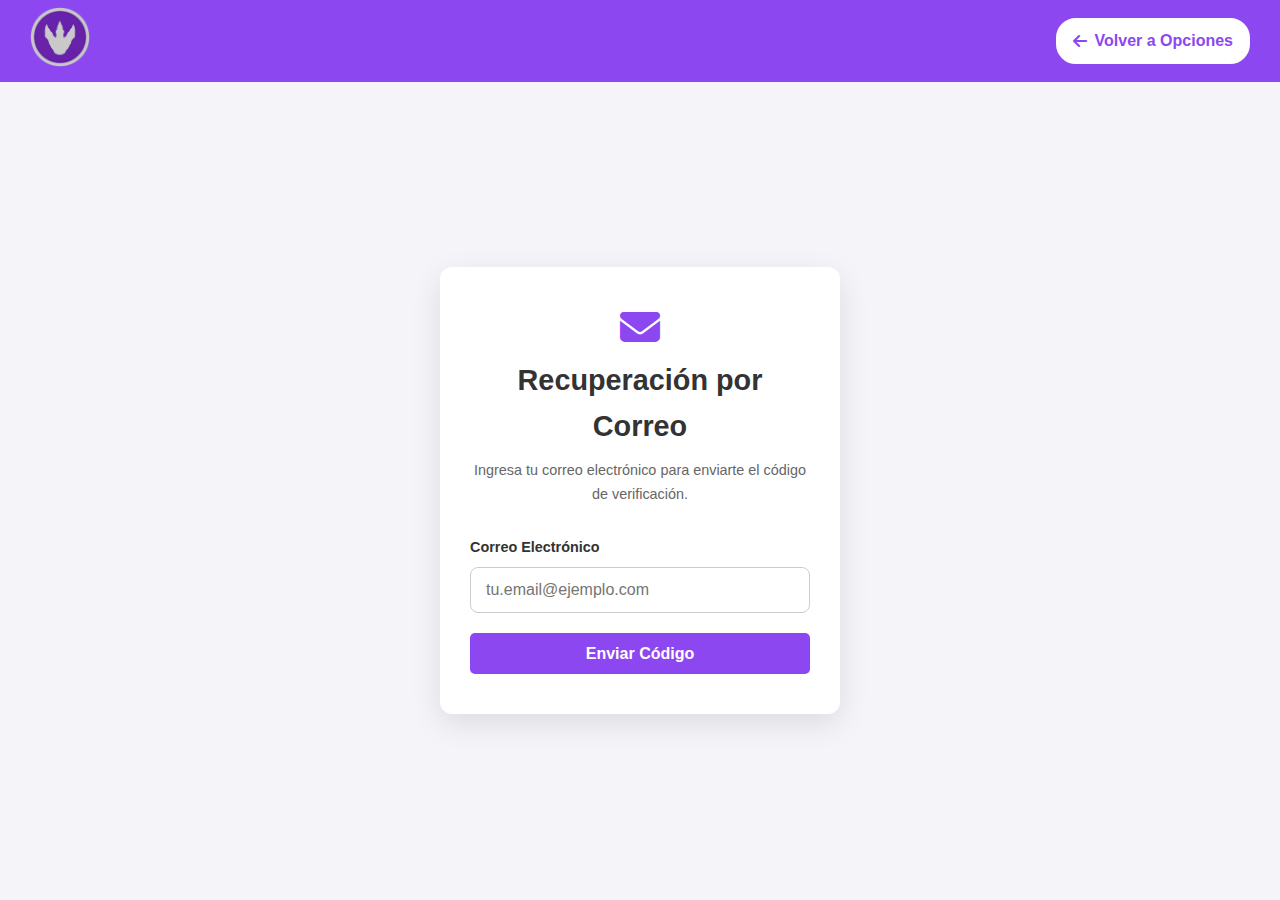
<file: recuperarGmail.html>
<!DOCTYPE html>
<html lang="es">

<head>
    <meta charset="UTF-8">
    <meta name="viewport" content="width=device-width, initial-scale=1.0">
    <title>Recuperar por Correo - mi proyecto</title>
    <link rel="stylesheet" href="styles.css">
    <link rel="stylesheet" href="https://cdnjs.cloudflare.com/ajax/libs/font-awesome/6.5.2/css/all.min.css">
</head>

<body>

    <div class="app-container">

        <header class="header">
            <a href="index.html">
                <img src="logo.png" class="logo-rex" alt="Logo Rex">
            </a>
            <a href="olvideContrasenia.html" class="login-btn">
                <i class="fas fa-arrow-left"></i> Volver a Opciones
            </a>
        </header>

        <main class="login-main-content">

            <div class="login-card">
                <div class="login-card-header">
                    <i class="fas fa-envelope"
                        style="font-size: 2.5rem; color: var(--primary-color); margin-bottom: 10px;"></i>
                    <h1>Recuperación por Correo</h1>
                    <p style="color: var(--secondary-text); font-size: 0.9rem; margin-top: 10px;">
                        Ingresa tu correo electrónico para enviarte el código de verificación.
                    </p>
                </div>

                <div>
                    <div class="input-group">
                        <label for="email">Correo Electrónico</label>
                        <div class="input-with-icon">
                            <input type="email" id="email" name="email" placeholder="tu.email@ejemplo.com">
                        </div>
                    </div>

                    <a href="codigo.html" class="btn primary-btn full-width-btn"
                        style="text-align: center; text-decoration: none; display: block;">
                        Enviar Código
                    </a>
                </div>
            </div>

        </main>

    </div>

</body>

</html>
</file>
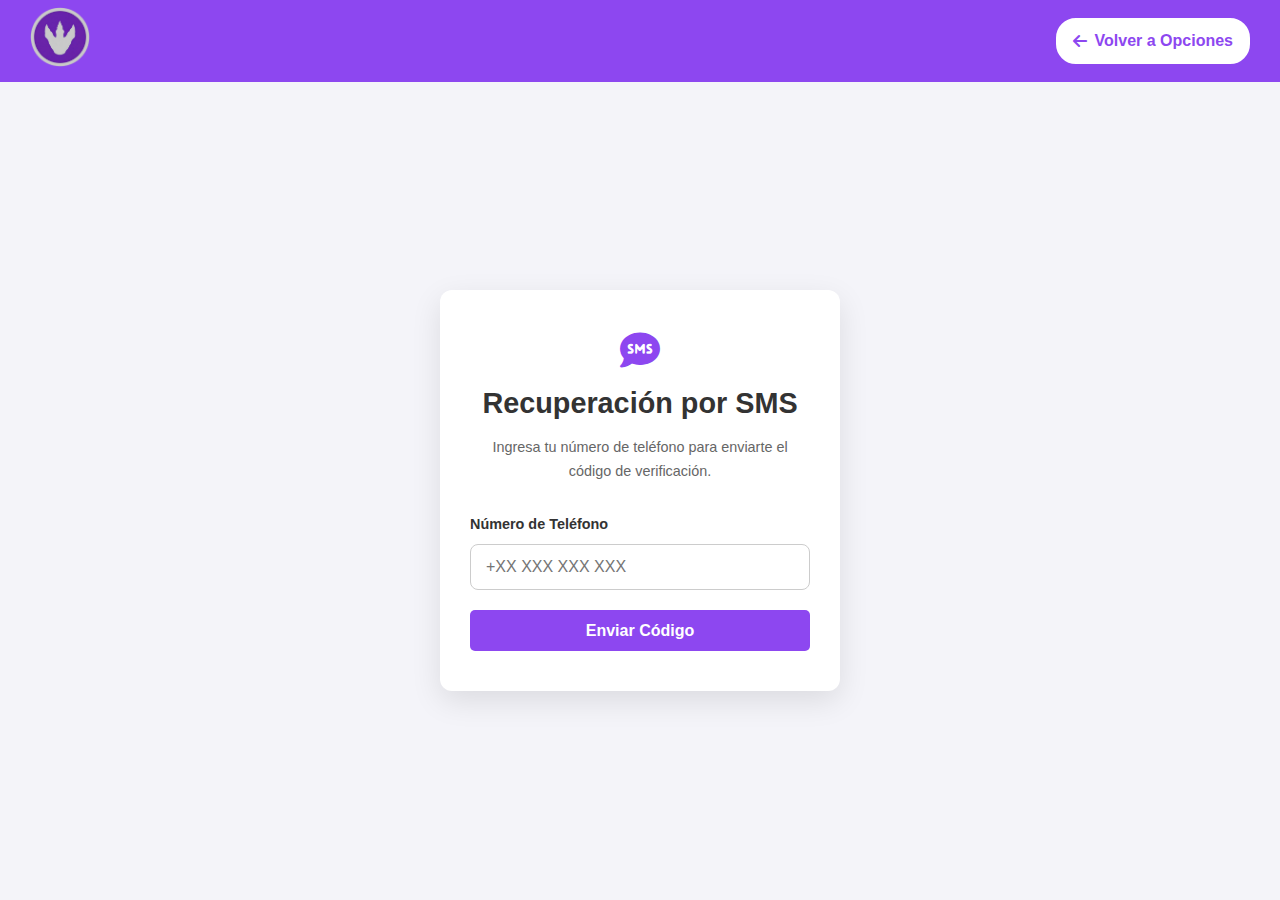
<file: recuperarSMS.html>
<!DOCTYPE html>
<html lang="es">

<head>
    <meta charset="UTF-8">
    <meta name="viewport" content="width=device-width, initial-scale=1.0">
    <title>Recuperar por SMS - mi proyecto</title>
    <link rel="stylesheet" href="styles.css">
    <link rel="stylesheet" href="https://cdnjs.cloudflare.com/ajax/libs/font-awesome/6.5.2/css/all.min.css">
</head>

<body>

    <div class="app-container">

        <header class="header">
            <a href="index.html">
                <img src="logo.png" class="logo-rex" alt="Logo Rex">
            </a>
            <a href="olvideContrasenia.html" class="login-btn">
                <i class="fas fa-arrow-left"></i> Volver a Opciones
            </a>
        </header>

        <main class="login-main-content">

            <div class="login-card">
                <div class="login-card-header">
                    <i class="fas fa-sms"
                        style="font-size: 2.5rem; color: var(--primary-color); margin-bottom: 10px;"></i>
                    <h1>Recuperación por SMS</h1>
                    <p style="color: var(--secondary-text); font-size: 0.9rem; margin-top: 10px;">
                        Ingresa tu número de teléfono para enviarte el código de verificación.
                    </p>
                </div>

                <div>
                    <div class="input-group">
                        <label for="phone">Número de Teléfono</label>
                        <div class="input-with-icon">
                            <input type="tel" id="phone" name="phone" placeholder="+XX XXX XXX XXX">
                        </div>
                    </div>

                    <a href="codigo.html" class="btn primary-btn full-width-btn"
                        style="text-align: center; text-decoration: none; display: block;">
                        Enviar Código
                    </a>
                </div>
            </div>

        </main>

    </div>

</body>

</html>
</file>
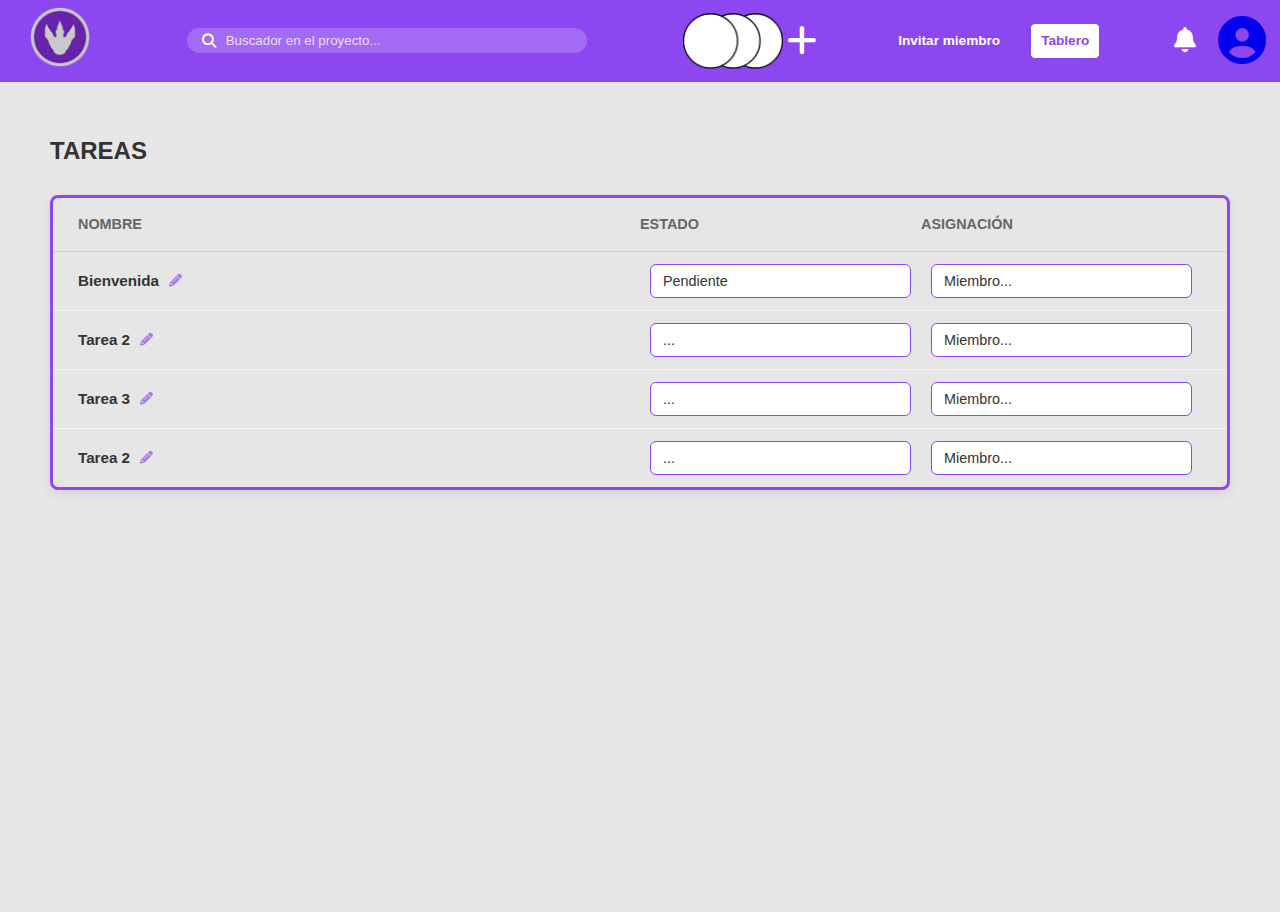
<file: seguimientoTareas.html>
<!DOCTYPE html>
<html lang="es">

<head>
    <meta charset="UTF-8">
    <meta name="viewport" content="width=device-width, initial-scale=1.0">
    <title>Seguimiento de Tareas - TaskFlow</title>
    <link rel="stylesheet" href="styles.css">
    <link rel="stylesheet" href="https://cdnjs.cloudflare.com/ajax/libs/font-awesome/6.5.2/css/all.min.css">
</head>

<body>
    <header class="header project-header">
        <a href="index.html">
            <img src="logo.png" class="logo-rex" alt="Logo Rex">
        </a>

        <div class="search-bar project-search-bar">
            <i class="fas fa-search"></i>
            <input type="text" placeholder="Buscador en el proyecto...">
        </div>

        <div class="member-interaction-area" id="memberListContainer">
            <img src="miembros.png" class="miembros" alt="Miembros del equipo"><i
                class="fas fa-plus fa-lg mas-miembros"></i>
        </div>

        <div class="project-user-actions">
            <button class="btn primary-btn btn-small" onclick="openInviteMemberModal()">
                Invitar miembro
            </button>
            <a href="proyectoBueno.html" class="btn secondary-btn btn-small">
                Tablero
            </a>
        </div>

        <div class="actions project-user-actions">
            <i class="fas fa-bell notification-icon" style="scale: 1.3; margin-right: 25px;"
                onclick="openNotificationPopover()"></i>
            <a href="#" class="profile-icon" title="Mi Perfil">
                <i class="fas fa-user-circle" style="scale: 3;"></i>
            </a>
        </div>
    </header>

    <main class="main-content tracking-page-content">
        <h1 class="page-title">TAREAS</h1>

        <div class="tasks-table-container">
            <div class="table-header-tracking">
                <div class="table-column-title">Nombre</div>
                <div class="table-column-title">Estado</div>
                <div class="table-column-title">Asignación</div>
            </div>

            <div class="task-item">
                <div class="task-name-col">
                    <span>Bienvenida</span>
                    <i class="fas fa-pencil-alt edit-icon"></i>
                </div>
                <div class="task-status-col">
                    <select class="task-status-select">
                        <option value="pendiente" selected>Pendiente</option>
                        <option value="en-proceso">En Proceso</option>
                        <option value="revision">Revisión</option>
                        <option value="completado">Completado</option>
                    </select>
                </div>
                <div class="task-assignment-col">
                    <select class="task-assignment-select">
                        <option value="">Miembro...</option>
                        <option value="cs">Christian Solís</option>
                        <option value="ja">Mohamed Ali</option>
                    </select>
                </div>
            </div>

            <div class="task-item">
                <div class="task-name-col">
                    <span>Tarea 2</span>
                    <i class="fas fa-pencil-alt edit-icon"></i>
                </div>
                <div class="task-status-col">
                    <select class="task-status-select">
                        <option value="pendiente">...</option>
                        <option value="en-proceso">En Proceso</option>
                        <option value="revision">Revisión</option>
                        <option value="completado">Completado</option>
                    </select>
                </div>
                <div class="task-assignment-col">
                    <select class="task-assignment-select">
                        <option value="" selected>Miembro...</option>
                        <option value="cs">Christian Solís</option>
                        <option value="ja">Mohamed Ali</option>
                    </select>
                </div>
            </div>
            
            <div class="task-item">
                <div class="task-name-col">
                    <span>Tarea 3</span>
                    <i class="fas fa-pencil-alt edit-icon"></i>
                </div>
                <div class="task-status-col">
                    <select class="task-status-select">
                        <option value="pendiente">...</option>
                        <option value="en-proceso">En Proceso</option>
                        <option value="revision">Revisión</option>
                        <option value="completado">Completado</option>
                    </select>
                </div>
                <div class="task-assignment-col">
                    <select class="task-assignment-select">
                        <option value="" selected>Miembro...</option>
                        <option value="cs">Christian Solís</option>
                        <option value="ja">Mohamed Ali</option>
                    </select>
                </div>
            </div>

             <div class="task-item">
                <div class="task-name-col">
                    <span>Tarea 2</span>
                    <i class="fas fa-pencil-alt edit-icon"></i>
                </div>
                <div class="task-status-col">
                    <select class="task-status-select">
                        <option value="pendiente">...</option>
                        <option value="en-proceso">En Proceso</option>
                        <option value="revision">Revisión</option>
                        <option value="completado">Completado</option>
                    </select>
                </div>
                <div class="task-assignment-col">
                    <select class="task-assignment-select">
                        <option value="" selected>Miembro...</option>
                        <option value="cs">Christian Solís</option>
                        <option value="ja">Mohamed Ali</option>
                    </select>
                </div>
            </div>
        </div>
    </main>

    <div id="addItemModal" class="modal-overlay">
        <div class="modal-content">
            <div class="modal-header">
                <h2><i class="fas fa-tasks"></i> Añadir Nueva Tarea</h2>
                <button class="modal-close-btn" onclick="closeAddItemModal()">&times;</button>
            </div>
            <div class="modal-body">
                <p>Formulario para crear o editar una tarea.</p>
            </div>
        </div>
    </div>

    <div id="inviteMemberModal" class="modal-overlay">
        <div class="modal-content small-modal">
            <div class="modal-header">
                <h2><i class="fas fa-user-plus"></i> Invitar Miembro</h2>
                <button class="modal-close-btn" onclick="closeInviteMemberModal()">&times;</button>
            </div>
            <div class="modal-body">
                <div class="input-group">
                    <label for="invite-email">Invitar por Correo Electrónico</label>
                    <div class="input-with-icon">
                        <i class="fas fa-at"></i>
                        <input type="email" id="invite-email" placeholder="Correo del usuario existente..." required>
                    </div>
                </div>
                <button class="btn primary-btn full-width-btn"
                    onclick="console.log('Invitación enviada a ' + document.getElementById('invite-email').value)">
                    Enviar Invitación
                </button>
                <div class="separator-text">O</div>
                <p style="margin-bottom: 10px; font-weight: 600; font-size: 0.9rem;">Invitar mediante Enlace:</p>
                <div class="invite-link-group">
                    <span id="inviteLink" class="invite-link-text">https://enlace+invitacion...</span>
                    <button class="copy-btn" onclick="copyInviteLink()">
                        <i class="fas fa-copy"></i> Copiar
                    </button>
                </div>
                <p style="font-size: 0.85rem; color: var(--secondary-text); text-align: center;">Comparte este enlace
                    único para que el usuario se una directamente al proyecto.</p>
            </div>
        </div>
    </div>

    <div class="notification-popover" id="notificationPopover">
        <div class="popover-header">
            <h3>Notificaciones</h3>
            <span class="close-popover-btn" onclick="closeNotificationPopover()">&times;</span>
        </div>
        <div class="popover-body">
            <div class="notification-item">
                <span class="member-avatar avatar-cs">CS</span>
                <p class="notification-text">
                    <span class="notification-username">Christian Solís</span> ha creado la columna
                    "Completado".
                </p>
            </div>
            <div class="notification-item">
                <span class="member-avatar avatar-ja">JA</span>
                <p class="notification-text">
                    <span class="notification-username">Juan Andres</span> te ha asignado la tarea
                    "Diseño de wireframes".
                </p>
            </div>
            <div class="notification-item">
                <span class="member-avatar avatar-ma">MA</span>
                <p class="notification-text">
                    <span class="notification-username">Mohamed Ali</span> movió la tarea "Desarrollo" a
                    "En Progreso".
                </p>
            </div>
            <div class="notification-item">
                <span class="member-avatar avatar-jl">JL</span>
                <p class="notification-text">
                    <span class="notification-username">Jessy Lopez</span> comentó en la tarea
                    "Preparación de la demo".
                </p>
            </div
            >
            <a href="#" class="view-all-link">Ver todas las notificaciones</a>
        </div>
    </div>

    <div id="memberListModal" class="modal-overlay">
        <div class="modal-content small-modal">
            <div class="modal-header">
                <h2><i class="fas fa-users"></i> Miembros del Proyecto</h2>
                <button class="modal-close-btn" onclick="closeMemberListModal()">&times;</button>
            </div>
            <div class="modal-body">
                <div class="member-list-item">
                    <span class="member-avatar avatar-cs">CS</span>
                    <div class="member-info">
                        <div class="member-name">Christian Solís</div>
                        <div class="member-role" id="role-cs">Administrador</div>
                    </div>
                    <div class="member-actions">
                        <button class="role-dropdown-btn" onclick="toggleRoleDropdown('dropdown-cs')">
                            Rol <i class="fas fa-caret-down"></i>
                        </button>
                        <div class="role-dropdown-content" id="dropdown-cs">
                            <a href="#" onclick="selectRole('Christian Solís', 'Administrador', 'role-cs', event)"
                                class="current-role">Administrador</a>
                            <a href="#"
                                onclick="selectRole('Christian Solís', 'Gestor de proyecto', 'role-cs', event)">Gestor
                                de proyecto</a>
                            <a href="#"
                                onclick="selectRole('Christian Solís', 'Trabajador', 'role-cs', event)">Trabajador</a>
                            <a href="#"
                                onclick="selectRole('Christian Solís', 'Colaborador', 'role-cs', event)">Colaborador</a>
                        </div>
                    </div>
                </div>
                <div class="member-list-item">
                    <span class="member-avatar avatar-ja">JA</span>
                    <div class="member-info">
                        <div class="member-name">Juan Andres</div>
                        <div class="member-role" id="role-ja">Colaborador</div>
                    </div>
                    <div class="member-actions">
                        <button class="role-dropdown-btn" onclick="toggleRoleDropdown('dropdown-ja')">
                            Rol <i class="fas fa-caret-down"></i>
                        </button>
                        <div class="role-dropdown-content" id="dropdown-ja">
                            <a href="#"
                                onclick="selectRole('Juan Andres', 'Administrador', 'role-ja', event)">Administrador</a>
                            <a href="#"
                                onclick="selectRole('Juan Andres', 'Gestor de proyecto', 'role-ja', event)">Gestor de
                                proyecto</a>
                            <a href="#"
                                onclick="selectRole('Juan Andres', 'Trabajador', 'role-ja', event)">Trabajador</a>
                            <a href="#" onclick="selectRole('Juan Andres', 'Colaborador', 'role-ja', event)"
                                class="current-role">Colaborador</a>
                        </div>
                    </div>
                </div>
                <div class="member-list-item">
                    <span class="member-avatar avatar-jl">JL</span>
                    <div class="member-info">
                        <div class="member-name">Jessy Lopez</div>
                        <div class="member-role" id="role-jl">Trabajador</div>
                    </div>
                    <div class="member-actions">
                        <button class="role-dropdown-btn" onclick="toggleRoleDropdown('dropdown-jl')">
                            Rol <i class="fas fa-caret-down"></i>
                        </button>
                        <div class="role-dropdown-content" id="dropdown-jl">
                            <a href="#"
                                onclick="selectRole('Jessy Lopez', 'Administrador', 'role-jl', event)">Administrador</a>
                            <a href="#"
                                onclick="selectRole('Jessy Lopez', 'Gestor de proyecto', 'role-jl', event)">Gestor de
                                proyecto</a>
                            <a href="#" onclick="selectRole('Jessy Lopez', 'Trabajador', 'role-jl', event)"
                                class="current-role">Trabajador</a>
                            <a href="#"
                                onclick="selectRole('Jessy Lopez', 'Colaborador', 'role-jl', event)">Colaborador</a>
                        </div>
                    </div>
                </div>
                <div class="member-list-item">
                    <span class="member-avatar avatar-ma">MA</span>
                    <div class="member-info">
                        <div class="member-name">Mohamed Ali</div>
                        <div class="member-role" id="role-ma">Gestor de proyecto</div>
                    </div>
                    <div class="member-actions">
                        <button class="role-dropdown-btn" onclick="toggleRoleDropdown('dropdown-ma')">
                            Rol <i class="fas fa-caret-down"></i>
                        </button>
                        <div class="role-dropdown-content" id="dropdown-ma">
                            <a href="#"
                                onclick="selectRole('Mohamed Ali', 'Administrador', 'role-ma', event)">Administrador</a>
                            <a href="#" onclick="selectRole('Mohamed Ali', 'Gestor de proyecto', 'role-ma', event)"
                                class="current-role">Gestor de proyecto</a>
                            <a href="#"
                                onclick="selectRole('Mohamed Ali', 'Trabajador', 'role-ma', event)">Trabajador</a>
                            <a href="#"
                                onclick="selectRole('Mohamed Ali', 'Colaborador', 'role-ma', event)">Colaborador</a>
                        </div>
                    </div>
                </div>
            </div>
            <div class="modal-footer" style="text-align: right; padding-top: 20px;">
                <button class="btn primary-btn" onclick="openInviteMemberModal(); closeMemberListModal();">
                    Invitar Nuevo Miembro
                </button>
            </div>
        </div>
    </div>

    <script>
        function copyInviteLink() {
            const linkElement = document.getElementById('inviteLink');
            const linkText = linkElement.textContent;

            const textarea = document.createElement('textarea');
            textarea.value = linkText;
            document.body.appendChild(textarea);
            textarea.select();

            try {
                document.execCommand('copy');
                linkElement.textContent = '¡Copiado al portapapeles!';
                setTimeout(() => {
                    linkElement.textContent = linkText;
                }, 2000);
            } catch (err) {
                console.error('No se pudo copiar: ', err);
            } finally {
                document.body.removeChild(textarea);
            }
        }

        const addItemModal = document.getElementById('addItemModal');
        const inviteMemberModal = document.getElementById('inviteMemberModal');
        const trackingModal = document.getElementById('trackingModal');
        const memberListModal = document.getElementById('memberListModal');
        const memberListContainer = document.getElementById('memberListContainer');
        const appContainer = document.querySelector('.app-container'); 
        const notificationPopover = document.getElementById('notificationPopover');


        if (memberListContainer) {
            memberListContainer.addEventListener('click', openMemberListModal);
        }

        let isNotificationPopoverOpen = false;

        function openModal(modal) {
            if (modal !== notificationPopover) {
                closeNotificationPopover(false);
            }
            if (modal) {
                modal.style.display = 'flex';
                if (modal.classList.contains('modal-overlay')) {
                    if (appContainer) {
                        appContainer.classList.add('dimmed-background');
                    }
                }
            }
        }

        function closeModal(modal, restoreDim = true) {
            if (modal) {
                modal.style.display = 'none';
                if (restoreDim && appContainer) {
                    const anyModalOpen = [addItemModal, inviteMemberModal, trackingModal, memberListModal]
                        .some(m => m && m.style.display === 'flex');

                    if (!anyModalOpen) {
                        appContainer.classList.remove('dimmed-background');
                    }
                }
            }
        }

        function openAddItemModal(status) {
            console.log(`Abriendo modal para añadir item en la columna: ${status}`);
            openModal(addItemModal);
        }
        function openInviteMemberModal() {
            openModal(inviteMemberModal);
        }
        function openTrackingModal() {
            openModal(trackingModal);
        }
        function openMemberListModal() {
            console.log("Abriendo modal de Lista de Miembros");
            openModal(memberListModal);
        }
        function openNotificationPopover() {
            if (isNotificationPopoverOpen) {
                closeNotificationPopover();
            } else {
                closeAllRoleDropdowns();
                notificationPopover.style.display = 'flex';
                isNotificationPopoverOpen = true;
            }
        }
        function openAddColumnModal() {
            console.log("Modal de Añadir Columna no implementado aún.");
        }


        function closeAddItemModal() {
            closeModal(addItemModal);
        }
        function closeInviteMemberModal() {
            closeModal(inviteMemberModal);
        }
        function closeTrackingModal() {
            closeModal(trackingModal);
        }
        function closeMemberListModal() {
            closeModal(memberListModal);
        }
        function closeNotificationPopover(restoreDim = true) {
            if (notificationPopover.style.display === 'flex') {
                notificationPopover.style.display = 'none';
                isNotificationPopoverOpen = false;
            }
        }

        function closeAllRoleDropdowns() {
            document.querySelectorAll('.role-dropdown-content.show').forEach(dropdown => {
                dropdown.classList.remove('show');
            });
        }

        function toggleRoleDropdown(dropdownId) {
            const dropdown = document.getElementById(dropdownId);
            document.querySelectorAll('.role-dropdown-content.show').forEach(d => {
                if (d.id !== dropdownId) {
                    d.classList.remove('show');
                }
            });
            dropdown.classList.toggle('show');
        }

        function selectRole(memberName, newRole, roleElementId, event) {
            event.preventDefault();

            const roleElement = document.getElementById(roleElementId);
            roleElement.textContent = newRole;

            const dropdownContent = event.target.closest('.role-dropdown-content');
            dropdownContent.classList.remove('show');

            dropdownContent.querySelectorAll('a').forEach(a => {
                a.classList.remove('current-role');
            });
            event.target.classList.add('current-role');

            console.log(`Rol de ${memberName} actualizado a: ${newRole}`);
        }

        window.onclick = function (event) {
            if (event.target == addItemModal) {
                closeAddItemModal();
            } else if (event.target == inviteMemberModal) {
                closeInviteMemberModal();
            } else if (event.target == trackingModal) {
                closeTrackingModal();
            } else if (event.target == memberListModal) {
                closeMemberListModal();
            }

            const notificationIcon = document.querySelector('.notification-icon');
            const isClickInsidePopover = notificationPopover.contains(event.target);
            const isClickOnIcon = notificationIcon.contains(event.target);

            if (isNotificationPopoverOpen && !isClickInsidePopover && !isClickOnIcon) {
                closeNotificationPopover();
            }

            if (memberListModal.style.display === 'flex') {
                if (!event.target.closest('.member-actions')) {
                    closeAllRoleDropdowns();
                }
            }
        }
    </script>
</body>

</html>
</file>
<file: styles.css>
* {
    box-sizing: border-box;
    margin: 0;
    padding: 0;
}

:root {
    --background-color: #f4f4f9;
    --border-color: #ccc;
    --card-background: #fff;
    --primary-color: #8D47F0;
    --primary-light: #e6e6fa;
    --secondary-text: #666;
    --shadow-light: 0 4px 10px rgba(0, 0, 0, 0.05);
    --text-color: #333;
    --kanban-column-bg: #ebecf0;
    --attention-color: #e74c3c;
}

body {
    background-color: var(--background-color);
    font-family: 'Inter', sans-serif;
    line-height: 1.6;
    color: var(--text-color);
}

@keyframes fadeIn {
    from {
        opacity: 0;
        transform: scale(0.95) translateY(-10px);
    }

    to {
        opacity: 1;
        transform: scale(1) translateY(0);
    }
}

.app-container {
    display: flex;
    flex-direction: column;
    min-height: 100vh;
    transition: opacity 0.3s ease-in-out;
}

.dimmed-background {
    opacity: 0.3;
    pointer-events: none;
}

.main-content {
    flex-grow: 1;
    padding: 30px;
}

.login-main-content {
    align-items: center;
    background-color: var(--background-color);
    display: flex;
    flex-grow: 1;
    justify-content: center;
    padding: 30px;
}

.header {
    align-items: center;
    background-color: var(--primary-color);
    box-shadow: 0 2px 4px rgba(0, 0, 0, 0.1);
    color: white;
    display: flex;
    justify-content: space-between;
    padding: 7px 30px;
}

.logo-rex {
    height: 60px;
    transition: transform 0.3s ease-in-out;
    width: 60px;
}

.logo-rex:hover {
    transform: scale(1.1);
}

.logo-rex-small {
    height: 45px;
    transition: transform 0.3s ease-in-out;
    width: 45px;
}

.logo-rex-small:hover {
    transform: scale(1.1);
}

.search-bar {
    align-items: center;
    background-color: rgba(255, 255, 255, 0.2);
    border-radius: 20px;
    display: flex;
    flex-grow: 1;
    margin: 0 20px;
    max-width: 400px;
    padding: 5px 15px;
}

.search-bar i {
    color: white;
    font-size: 0.9rem;
}

.search-bar input {
    background: none;
    border: none;
    color: white;
    outline: none;
    padding-left: 10px;
    width: 100%;
}

.search-bar input::placeholder {
    color: rgba(255, 255, 255, 0.8);
}

.project-header,
.project-user-actions {
    display: flex;
    align-items: center;
    gap: 20px;
}

.project-actions-center {
    display: flex;
    gap: 15px;
    align-items: center;
    flex-grow: 1;
    justify-content: flex-start;
}

.notification-icon {
    font-size: 1.2rem;
    cursor: pointer;
    transition: opacity 0.2s;
    position: relative;
}

.notification-icon:hover {
    opacity: 0.8;
}

.notification-popover {
    display: none;
    position: absolute;
    top: 90px;
    right: 10px;
    width: 350px;
    background-color: #fff;
    border-radius: 8px;
    border: solid #8D47F0;
    box-shadow: 0 4px 12px rgba(0, 0, 0, 0.15);
    z-index: 999;
    flex-direction: column;
}

.popover-header {
    display: flex;
    justify-content: space-between;
    align-items: center;
    padding: 15px;
    border-bottom: 1px solid #e2e8f0;
}

.popover-header h3 {
    margin: 0;
    font-size: 1rem;
    font-weight: 700;
}

.close-popover-btn {
    background: none;
    border: none;
    font-size: 1.25rem;
    cursor: pointer;
    color: var(--secondary-text);
}

.popover-body {
    max-height: 400px;
    overflow-y: auto;
    padding: 0 15px;
}

.notification-item {
    display: flex;
    align-items: flex-start;
    padding: 10px 0;
    border-bottom: 1px solid #f1f5f9;
    cursor: pointer;
    transition: background-color 0.1s;
}

.notification-item:hover {
    background-color: #f8fafc;
}

.notification-item.unread {
    background-color: #fef3c7;
}

.notification-item.unread:hover {
    background-color: #fde68a;
}

.notification-item .member-avatar {
    margin-right: 10px;
    margin-top: 3px;
}

.notification-text {
    font-size: 0.85rem;
    line-height: 1.3;
    margin: 0;
}

.notification-username {
    font-weight: 600;
    color: var(--text-color);
}

.view-all-link {
    display: block;
    text-align: center;
    padding: 10px 15px;
    color: var(--primary-color);
    font-size: 0.85rem;
    font-weight: 600;
    border-top: 1px solid #e2e8f0;
    text-decoration: none;
}

.actions {
    align-items: center;
    display: flex;
    gap: 15px;
}

.btn {
    align-items: center;
    border: none;
    border-radius: 5px;
    cursor: pointer;
    display: flex;
    font-weight: bold;
    gap: 5px;
    padding: 8px 15px;
    text-decoration: none;
    transition: background-color 0.3s, box-shadow 0.3s;
}

.full-width-btn {
    margin-top: 10px;
    width: 100%;
}

.primary-btn {
    background-color: var(--primary-color);
    color: white;
}

.primary-btn:hover {
    background-color: #7934e6;
    box-shadow: 0 4px 8px rgba(141, 71, 240, 0.4);
}

.secondary-btn {
    background-color: white;
    color: var(--primary-color);
    border: 1px solid var(--primary-color);
}

.secondary-btn:hover {
    background-color: var(--primary-light);
}

.login-btn {
    align-items: center;
    background-color: white;
    border: 2px solid white;
    border-radius: 20px;
    color: var(--primary-color);
    cursor: pointer;
    display: flex;
    font-weight: bold;
    gap: 8px;
    padding: 8px 15px;
    text-decoration: none;
    transition: background-color 0.3s, color 0.3s;
}

.login-btn:hover {
    background-color: var(--primary-light);
    border-color: var(--primary-light);
    color: var(--primary-color);
}

.btn-small {
    padding: 6px 10px;
    font-size: 0.85rem;
}

.input-group {
    margin-bottom: 20px;
    text-align: left;
}

.input-group label {
    color: var(--text-color);
    display: block;
    font-size: 0.9rem;
    font-weight: bold;
    margin-bottom: 8px;
}

.input-with-icon {
    align-items: center;
    border: 1px solid var(--border-color);
    border-radius: 8px;
    display: flex;
    padding: 8px 15px;
    transition: border-color 0.3s, box-shadow 0.3s;
}

.input-with-icon:focus-within {
    border-color: var(--primary-color);
    box-shadow: 0 0 0 2px var(--primary-light);
}

.input-with-icon i {
    color: var(--secondary-text);
    margin-right: 10px;
}

.input-with-icon input,
.input-with-icon select,
.input-with-icon textarea {
    border: none;
    color: var(--text-color);
    flex-grow: 1;
    font-size: 1rem;
    outline: none;
    padding: 5px 0;
    width: 100%;
    background: none;
}

.login-card {
    background-color: var(--card-background);
    border-radius: 12px;
    box-shadow: 0 10px 30px rgba(0, 0, 0, 0.1);
    max-width: 400px;
    padding: 40px 30px;
    text-align: center;
    width: 100%;
}

.login-card-header h1 {
    color: var(--text-color);
    font-size: 1.8rem;
    margin-bottom: 5px;
}

.login-card-header p {
    color: var(--secondary-text);
    margin-bottom: 30px;
}

.register-section {
    border-top: 1px solid var(--primary-light);
    margin-top: 30px;
    padding-top: 20px;
}

.register-section p {
    color: var(--secondary-text);
    font-size: 0.9rem;
    margin-bottom: 10px;
}

.otp-container {
    display: flex;
    gap: 5px;
    justify-content: space-between;
    margin-bottom: 30px;
}

.otp-container input {
    border: 1px solid var(--border-color);
    border-radius: 6px;
    font-size: 1.5rem;
    height: 50px;
    outline: none;
    text-align: center;
    transition: border-color 0.3s, box-shadow 0.3s;
    width: 15%;
}

.otp-container input:focus {
    border-color: var(--primary-color);
    box-shadow: 0 0 0 2px var(--primary-light);
}

.method-btn {
    align-items: center;
    background-color: var(--card-background);
    border: 1px solid var(--border-color);
    border-radius: 6px;
    color: var(--text-color);
    cursor: pointer;
    display: flex;
    font-size: 0.95rem;
    gap: 8px;
    justify-content: center;
    padding: 10px 15px;
    text-decoration: none;
    transition: all 0.3s;
    width: 100%;
}

.method-btn-container {
    flex-grow: 1;
    max-width: 50%;
}

.method-btn:hover {
    background-color: var(--primary-light);
    border-color: var(--primary-color);
    box-shadow: 0 4px 10px rgba(141, 71, 240, 0.15);
    color: var(--primary-color);
    font-weight: bold;
}

.recovery-content {
    align-items: center;
    display: flex;
    flex-direction: column;
    gap: 15px;
}

.recovery-method-selector {
    align-items: center;
    border-bottom: 1px solid var(--primary-light);
    display: flex;
    gap: 15px;
    justify-content: center;
    margin-bottom: 30px;
    padding-bottom: 15px;
}

.verification-inputs {
    display: flex;
    gap: 5px;
    justify-content: space-between;
    margin-bottom: 30px;
}

.verification-inputs input {
    border: 2px solid var(--border-color);
    border-radius: 8px;
    font-size: 1.5rem;
    height: 50px;
    outline: none;
    text-align: center;
    transition: border-color 0.3s;
    width: 50px;
}

.verification-inputs input:focus {
    border-color: var(--primary-color);
    box-shadow: 0 0 0 3px rgba(141, 71, 240, 0.1);
    outline: none;
}

.dashboard-header {
    align-items: center;
    border-bottom: 2px solid var(--primary-light);
    display: flex;
    justify-content: space-between;
    margin-bottom: 20px;
    padding-bottom: 15px;
}

.dashboard-header h2 {
    color: var(--primary-color);
    font-size: 1.8rem;
}

.proyectos-dashboard {
    background-color: var(--card-background);
    border: 1px solid var(--border-color);
    border-radius: 8px;
    box-shadow: var(--shadow-light);
    min-height: 600px;
    padding: 20px;
}

.proyectos-grid {
    display: grid;
    gap: 25px;
    grid-template-columns: repeat(auto-fill, minmax(250px, 1fr));
}

.proyecto-card {
    background-color: var(--card-background);
    border: 2px solid #8D47F0;
    border-radius: 8px;
    padding: 15px;
    box-shadow: 0 2px 5px rgba(0, 0, 0, 0.05);
    transition: transform 0.2s, box-shadow 0.2s;
}

.proyecto-card:hover {
    transform: translateY(-3px);
    box-shadow: 0 8px 20px rgba(0, 0, 0, 0.1);
}

.card-image {
    align-items: center;
    background-color: var(--primary-light);
    border-radius: 4px;
    border: solid #8D47F0;
    color: var(--primary-color);
    display: flex;
    font-weight: bold;
    height: 100px;
    justify-content: center;
    margin-bottom: 10px;
    overflow: hidden;
    width: 100%;
}

.card-image img {
    display: block;
    height: 100%;
    object-fit: cover;
    width: 100%;
}

.card-info h3 {
    color: var(--text-color);
    font-size: 1.1rem;
    margin-bottom: 5px;
}

.card-info p {
    color: #666;
    font-size: 0.9rem;
    margin-bottom: 10px;
}

.card-actions {
    text-align: right;
}

.card-actions i {
    color: var(--primary-color);
    cursor: pointer;
}

.view-icon {
    color: var(--secondary-text);
    cursor: pointer;
    font-size: 1.2rem;
    transition: color 0.2s;
}

.view-icon.active {
    color: var(--primary-color);
}

.view-icon:hover {
    color: var(--primary-color);
}

.menu-icon {
    color: var(--secondary-text);
    cursor: pointer;
    font-size: 1.1rem;
}

.kanban-board-container {
    padding: 20px 0 20px 20px;
    overflow-x: auto;
    height: calc(100vh - 54px);
}

.kanban-board {
    display: flex;
    gap: 20px;
    height: 100%;
    align-items: flex-start;
}

.kanban-column {
    background-color: var(--kanban-column-bg);
    border-radius: 8px;
    border: 1px solid var(--primary-color);
    min-width: 280px;
    max-height: 100%;
    display: flex;
    flex-direction: column;
    padding: 10px;
    box-shadow: 0 1px 3px rgba(0, 0, 0, 0.1);
}

.column-header {
    display: flex;
    justify-content: space-between;
    align-items: center;
    padding: 5px 5px 10px 5px;
}

.column-header h3 {
    font-size: 1rem;
    font-weight: 600;
    color: var(--text-color);
    letter-spacing: 0.5px;
}

.column-menu i {
    color: var(--secondary-text);
    cursor: pointer;
    transition: color 0.2s;
}

.column-menu i:hover {
    color: var(--primary-color);
}

.column-content {
    overflow-y: auto;
    padding-right: 5px;
    flex-grow: 1;
}

.kanban-card {
    background-color: var(--card-background);
    border-radius: 6px;
    box-shadow: 0 1px 3px rgba(0, 0, 0, 0.1);
    margin-bottom: 10px;
    padding: 10px;
    cursor: grab;
    transition: box-shadow 0.2s, transform 0.2s;
    border: 1px solid #ddd;
}

.kanban-card:hover {
    box-shadow: 0 4px 10px rgba(0, 0, 0, 0.15);
    transform: translateY(-1px);
}

.kanban-card:active {
    cursor: grabbing;
    box-shadow: 0 4px 15px rgba(0, 0, 0, 0.2);
    transform: scale(1.02);
}

.card-image-kanban {
    background-color: #f0f0f0;
    border-radius: 4px;
    height: 80px;
    margin-bottom: 8px;
    display: flex;
    justify-content: center;
    align-items: center;
    color: var(--secondary-text);
    font-size: 0.9rem;
    font-weight: 500;
}

.card-title-kanban {
    font-size: 0.95rem;
    font-weight: 600;
    color: var(--text-color);
}

.add-item-btn {
    background-color: transparent;
    border: none;
    color: var(--secondary-text);
    padding: 8px 10px;
    width: 100%;
    display: flex;
    align-items: center;
    justify-content: flex-start;
    font-size: 0.9rem;
    transition: background-color 0.2s;
    border-radius: 4px;
}

.add-item-btn:hover {
    background-color: rgba(0, 0, 0, 0.05);
    color: var(--primary-color);
}

.add-item-btn i {
    margin-right: 5px;
}

.add-column-placeholder {
    min-width: 280px;
    height: 100%;
    display: flex;
    align-items: flex-start;
    padding-top: 10px;
}

.add-column-btn {
    background-color: rgba(255, 255, 255, 0.5);
    border: solid 1px var(--primary-color);
    color: var(--primary-color);
    transition: background-color 0.2s, border-color 0.2s;
    width: 280px;
    height: 45px;
    display: flex;
    justify-content: center;
    align-items: center;
    border-radius: 8px;
    font-weight: 600;
}

.add-column-btn:hover {
    background-color: rgba(255, 255, 255, 0.9);
    border-color: var(--primary-color);
    color: var(--primary-color);
}

.member-avatars {
    display: flex;
    align-items: center;
    margin-right: 10px;
}

.avatar {
    width: 35px;
    height: 35px;
    border-radius: 50%;
    background-color: var(--primary-light);
    color: var(--primary-color);
    display: flex;
    align-items: center;
    justify-content: center;
    font-size: 0.8rem;
    font-weight: bold;
    border: 2px solid white;
    margin-left: -10px;
    cursor: pointer;
    transition: transform 0.2s, background-color 0.2s;
    flex-shrink: 0;
}

.avatar:first-child {
    margin-left: 0;
}

.avatar:hover {
    z-index: 10;
    transform: translateY(-2px);
}

.more-members {
    background-color: var(--secondary-text);
    color: white;
}

.member-interaction-area {
    display: flex;
    align-items: center;
    cursor: pointer;
    transition: opacity 0.2s;
}

.member-interaction-area:hover {
    opacity: 0.8;
}

.miembros {
    width: 100px;
}

.mas-miembros {
    scale: 1.7;
    margin-left: 10px;
}

.mas-columnas {
    width: 45px;
}

.image-preview {
    margin-left: -20px;
    margin-top: -5px;
}

.image-preview-tarea {
    margin-left: -20px;
    margin-top: -5px;
}

.member-list-item {
    display: flex;
    align-items: center;
    padding: 10px 0;
    border-bottom: 1px solid #eee;
}

.member-list-item:last-child {
    border-bottom: none;
}

.member-info {
    flex-grow: 1;
    margin-left: 15px;
}

.member-name {
    font-weight: 600;
    color: var(--text-color);
}

.member-role {
    font-size: 0.85rem;
    color: var(--secondary-text);
}

.member-avatar {
    width: 40px;
    height: 40px;
    border-radius: 50%;
    display: flex;
    justify-content: center;
    align-items: center;
    color: white;
    font-weight: bold;
    font-size: 0.9rem;
    flex-shrink: 0;
    box-shadow: 0 1px 3px rgba(0, 0, 0, 0.1);
}

.avatar-cs {
    background-color: #8D47F0;
}

.avatar-ja {
    background-color: #2ECC71;
}

.avatar-jl {
    background-color: #3498DB;
}

.avatar-ma {
    background-color: #E74C3C;
}

.member-actions {
    position: relative;
    margin-left: 15px;
    width: 130px;
    flex-shrink: 0;
}

.role-dropdown-btn {
    background-color: #f0f0f5;
    color: var(--primary-color);
    border: 1px solid #ddd;
    border-radius: 4px;
    padding: 6px 10px;
    font-size: 0.85rem;
    font-weight: 600;
    cursor: pointer;
    width: 100%;
    display: flex;
    justify-content: space-between;
    align-items: center;
    transition: background-color 0.2s, border-color 0.2s;
}

.role-dropdown-btn:hover {
    background-color: var(--primary-light);
    border-color: var(--primary-color);
}

.role-dropdown-content {
    position: absolute;
    top: 100%;
    right: 0;
    background-color: var(--card-background);
    border: 1px solid var(--border-color);
    border-radius: 4px;
    box-shadow: 0 4px 10px rgba(0, 0, 0, 0.1);
    z-index: 100;
    min-width: 150px;
    margin-top: 5px;
    padding: 5px 0;
    display: none;
}

.role-dropdown-content.show {
    display: block;
}

.role-dropdown-content a {
    color: var(--text-color);
    padding: 8px 15px;
    text-decoration: none;
    display: block;
    font-size: 0.9rem;
    transition: background-color 0.1s;
}

.role-dropdown-content a:hover {
    background-color: var(--primary-light);
    color: var(--primary-color);
}

.role-dropdown-content a.current-role {
    font-weight: bold;
    background-color: var(--primary-light);
    color: var(--primary-color);
}

.modal-overlay {
    align-items: center;
    backdrop-filter: blur(5px);
    background-color: rgba(0, 0, 0, 0.5);
    display: none;
    height: 100%;
    justify-content: center;
    left: 0;
    position: fixed;
    top: 0;
    width: 100%;
    z-index: 1000;
}

.modal-overlay.show {
    display: flex;
}

.modal-content {
    animation: fadeIn 0.3s ease-out;
    background-color: var(--card-background);
    border-radius: 12px;
    box-shadow: 0 10px 30px rgba(0, 0, 0, 0.2);
    max-width: 500px;
    padding: 30px;
    width: 90%;
}

.small-modal {
    max-width: 400px;
}

.modal-header {
    align-items: center;
    border-bottom: 1px solid var(--primary-light);
    display: flex;
    justify-content: space-between;
    margin-bottom: 20px;
    padding-bottom: 15px;
}

.modal-header h2 {
    color: var(--primary-color);
    font-size: 1.5rem;
}

.modal-close-btn {
    background: none;
    border: none;
    color: var(--secondary-text);
    cursor: pointer;
    font-size: 1.5rem;
    transition: color 0.2s;
}

.modal-close-btn:hover {
    color: var(--text-color);
}

.modal-footer {
    display: flex;
    justify-content: center;
    padding-top: 20px;
}

.modal-footer .full-width-btn {
    margin-top: 0;
    width: 250px;
}

.modal-form select,
.modal-form textarea {
    border: 1px solid var(--border-color);
    border-radius: 8px;
    font-size: 1rem;
    outline: none;
    padding: 10px;
    transition: border-color 0.3s;
    width: 100%;
}

.modal-form select:focus,
.modal-form textarea:focus {
    border-color: var(--primary-color);
}

.form-top-grid {
    display: grid;
    grid-template-columns: 2fr 1fr;
    gap: 20px;
    margin-bottom: 20px;
    align-items: start;
}

.image-icon {
    margin-left: 33%;
    margin-top: 31%;
    opacity: 0.3;
}

.description-input-group {
    margin-top: -30px;
}

.image-input-group {
    display: flex;
    flex-direction: column;
    margin-bottom: 0;
    width: 100px;
    height: 100px;
    margin-top: 5px;
    margin-left: 15px;
    border: solid 2px var(--primary-color);
    border-radius: 15px;
    overflow: hidden;
    position: relative;
    cursor: pointer;
    justify-content: center;
    align-items: center;
    background-color: var(--primary-light);
}

.image-input-group-tarea {
    display: flex;
    flex-direction: column;
    margin-bottom: 0;
    width: 200px;
    height: 200px;
    margin-top: -70px;
    margin-left: 20px;
    border: solid 2px var(--primary-color);
    border-radius: 15px;
    overflow: hidden;
    position: relative;
    cursor: pointer;
    justify-content: center;
    align-items: center;
    background-color: white;
}

.invite-link-group {
    display: flex;
    align-items: center;
    gap: 10px;
    margin-bottom: 25px;
    padding: 10px;
    border: 1px dashed var(--primary-color);
    border-radius: 6px;
    background-color: var(--primary-light);
}

.invite-link-text {
    flex-grow: 1;
    white-space: nowrap;
    overflow: hidden;
    text-overflow: ellipsis;
    font-size: 0.9rem;
    color: var(--primary-color);
    font-weight: 500;
}

.copy-btn {
    background-color: var(--primary-color);
    color: white;
    border: none;
    padding: 8px 12px;
    border-radius: 4px;
    cursor: pointer;
    transition: background-color 0.2s, transform 0.1s;
    font-size: 0.8rem;
    display: flex;
    align-items: center;
    gap: 5px;
    font-weight: 600;
    flex-shrink: 0;
}

.copy-btn:hover {
    background-color: #7934e6;
    transform: translateY(-1px);
}

.separator-text {
    text-align: center;
    margin: 20px 0;
    font-size: 0.9rem;
    color: var(--secondary-text);
    position: relative;
    display: flex;
    align-items: center;
    justify-content: center;
}

.separator-text::before,
.separator-text::after {
    content: '';
    position: absolute;
    top: 50%;
    width: 40%;
    height: 1px;
    background-color: #ddd;
    z-index: 1;
}

.separator-text span {
    background: var(--card-background);
    padding: 0 10px;
    position: relative;
    z-index: 2;
}

.separator-text::before {
    left: 0;
}

.separator-text::after {
    right: 0;
}

.tracking-page-content {
    background-color: #e6e6e6;
    min-height: calc(100vh - 70px);
}

.page-title {
    font-size: 1.5rem;
    font-weight: 800;
    color: var(--text-color);
    margin-bottom: 25px;
    margin-top: 0;
    padding-top: 20px;
    padding-left: 20px;
}

.tasks-table-container {
    background-color: var(--card-bg);
    border-radius: 8px;
    border: solid #8D47F0;
    box-shadow: 0 4px 12px rgba(0, 0, 0, 0.08);
    margin: 0 20px 20px 20px;
    overflow: hidden;
}

.table-header-tracking {
    display: grid;
    grid-template-columns: 2fr 1fr 1fr;
    padding: 15px 25px;
    background-color: var(--bg-color);
    border-bottom: 1px solid var(--border-color);
    font-weight: 700;
    color: var(--secondary-text);
    font-size: 0.9rem;
    text-transform: uppercase;
}

.task-item {
    display: grid;
    grid-template-columns: 2fr 1fr 1fr;
    padding: 12px 25px;
    border-bottom: 1px solid #f1f5f9;
    align-items: center;
}

.task-item:last-child {
    border-bottom: none;
}

.task-name-col {
    display: flex;
    align-items: center;
    font-weight: 600;
    color: var(--text-color);
    font-size: 0.95rem;
}

.edit-icon {
    color: var(--primary-color);
    margin-left: 10px;
    cursor: pointer;
    font-size: 0.8rem;
    opacity: 0.7;
    transition: opacity 0.2s;
}

.edit-icon:hover {
    opacity: 1;
}

.task-status-col,
.task-assignment-col {
    padding: 0 10px;
}

.task-status-select,
.task-assignment-select {
    width: 100%;
    padding: 8px 12px;
    border: 1px solid var(--primary-color);
    border-radius: 6px;
    background-color: #fff;
    color: var(--text-color);
    font-size: 0.9rem;
    appearance: none;
    -webkit-appearance: none;
    -moz-appearance: none;
    background-image: url('data:image/svg+xml;charset=US-ASCII,%3Csvg%20xmlns%3D%22http%3A%2F%2Fwww.w3.org%2F2000%2Fsvg%22%20width%3D%22292.4%22%20height%3D%22292.4%22%3E%3Cpath%20fill%3D%22%238D47F0%22%20d%3D%22M287%2069.4a17.6%2017.6%200%200%00-13%205.1L146.2%20215.3%2018.8%2074.5c-4.7-4.7-11.2-7.4-17.9-7.4H17.9c-15.7%200-24.1%2019.5-13.2%2030.1l132.8%20132.8c6.6%206.6%2017.3%206.6%2023.9%200l132.8-132.8c10.9-10.7%202.5-30.1-13.2-30.1h-0.3z%22%2F%3E%3C%2Fsvg%3E');
    background-repeat: no-repeat;
    background-position: right 10px center;
    background-size: 10px;
    cursor: pointer;
    transition: border-color 0.2s;
}

.task-status-select:disabled,
.task-assignment-select:disabled {
    background-color: #f7f9fb;
    cursor: not-allowed;
    border-color: #cbd5e1;
    background-image: none;
}

.task-status-select:focus,
.task-assignment-select:focus {
    outline: none;
    border-color: var(--primary-hover);
}

.project-user-actions .btn.primary-btn.btn-small {
    background-color: var(--primary-color);
    color: white;
}

.project-user-actions .btn.secondary-btn.btn-small[disabled] {
    background-color: #e2e8f0;
    color: #a0aec0;
    border-color: #cbd5e1;
    cursor: not-allowed;
}

.modal-body.add-item-form-grid {
    display: grid;
    grid-template-columns: 1fr 200px;
    gap: 30px;
    align-items: flex-start;
}

.image-upload-area {
    grid-column: 2;
    display: flex;
    flex-direction: column;
    align-items: center;
    border: 2px dashed var(--border-color);
    border-radius: 8px;
    padding: 15px;
    text-align: center;
    cursor: pointer;
    background-color: var(--secondary-color);
    transition: border-color 0.3s, background-color 0.3s;
    height: 200px;
    justify-content: center;
}

.image-upload-area:hover {
    border-color: var(--primary-color);
    background-color: var(--secondary-hover);
}

.image-upload-label {
    font-weight: bold;
    color: var(--primary-color);
    margin-bottom: 10px;
    cursor: pointer;
}

.image-placeholder {
    color: var(--secondary-text);
    display: flex;
    flex-direction: column;
    gap: 10px;
}

.tag-controls {
    grid-column: 1 / span 1;
    position: relative;
    margin-top: 20px;
}

.tag-color-dropdown {
    display: none;
    position: absolute;
    top: 45px;
    left: 0;
    background-color: var(--card-bg);
    border: 1px solid var(--border-color);
    border-radius: 8px;
    padding: 10px;
    box-shadow: 0 4px 12px rgba(0, 0, 0, 0.15);
    z-index: 9002;
    width: 230px;
    display: flex;
    flex-wrap: wrap;
    gap: 8px;
}

.tag-color-dropdown.show {
    display: flex;
}

.color-option {
    width: 35px;
    height: 35px;
    border-radius: 50%;
    cursor: pointer;
    border: 3px solid transparent;
    transition: border-color 0.2s, transform 0.1s;
}

.color-option:hover {
    border-color: var(--secondary-text);
    transform: scale(1.05);
}

.tag-rojo {
    background-color: red;
}

.tag-azul {
    background-color: blue;
}

.tag-verde {
    background-color: green;
}

.tag-amarillo {
    background-color: yellow;
}

.tag-morado {
    background-color: purple;
}

.etiqueta-amarilla {
    border: solid yellow;
}

@media (max-width: 768px) {
    .header {
        flex-wrap: wrap;
        padding: 15px;
    }

    .search-bar {
        order: 3;
        flex-basis: 100%;
        margin-top: 10px;
        max-width: 100%;
        margin-right: 0;
    }

    .member-interaction-area {
        margin-right: 15px;
    }

    .project-user-actions {
        margin-left: auto;
    }

    .actions {
        order: 4;
        width: 100%;
        justify-content: flex-end;
        padding-top: 15px;
        border-top: 1px solid var(--border-color);
        margin-top: 10px;
    }

    .modal-body.add-item-form-grid {
        grid-template-columns: 1fr;
        gap: 20px;
    }

    .image-upload-area {
        grid-column: 1;
        height: 150px;
    }
}

.task-modal-overlay {
    position: fixed;
    top: 0;
    left: 0;
    width: 100%;
    height: 100%;
    background-color: rgba(0, 0, 0, 0.5); 
    backdrop-filter: blur(5px); 
    -webkit-backdrop-filter: blur(5px); 
    display: flex;
    justify-content: center;
    align-items: center;
    z-index: 1000;
}

.task-modal-overlay {
    position: fixed;
    top: 0;
    left: 0;
    width: 100%;
    height: 100%;
    background-color: rgba(0, 0, 0, 0.5); 
    backdrop-filter: blur(5px); 
    -webkit-backdrop-filter: blur(5px); 
    display: flex;
    justify-content: center;
    align-items: center;
    z-index: 1000;
}

.task-modal-content {
    background-color: #D1D5DB;
    box-shadow: 0 4px 12px rgba(0, 0, 0, 0.2);
    width: 90%; 
    max-width: 850px;
    max-height: 90vh; 
    overflow-y: auto;
    position: relative;
    padding: 0;
    z-index: 1001; 
    border-radius: 10px;
}

.modal-header-task {
    padding: 25px 30px;
    background-color: #6D28D9;
    border-radius: 8px 8px 0 0; 
}

.modal-header-task h2 {
    font-size: 2rem; 
    font-weight: 700;
    color: white; 
    margin: 0;
}

.close-modal-btn {
    position: absolute;
    top: 10px;
    right: 10px;
    background: none;
    border: none;
    cursor: pointer;
    color: white; 
    padding: 5px;
    border-radius: 50%;
    z-index: 1002; 
    transition: background-color 0.2s;
}

.close-modal-btn:hover {
    background-color: rgba(255, 255, 255, 0.2);
}


.modal-body-task {
    display: flex;
    padding: 30px;
    gap: 30px;
}

.modal-main-section {
    flex-grow: 1;
    min-width: 0; 
}

.modal-sidebar {
    width: 250px; 
    flex-shrink: 0;
    display: flex;
    flex-direction: column;
    gap: 15px; 
}

.modal-section-title {
    font-size: 1.25rem;
    font-weight: 700;
    color: #1f2937; 
    margin-bottom: 10px;
    margin-top: 20px;
}
.modal-main-section .modal-section-title:first-child {
    margin-top: 0;
}

.modal-text-area {
    background-color: white;
    border: 2px solid #6D28D9; 
    border-radius: 6px;
    padding: 15px;
    min-height: 100px;
    color: #4B5563; 
    line-height: 1.5;
}
.modal-text-area::placeholder {
    color: #9CA3AF; 
}
.modal-text-area:focus {
    outline: none;
    box-shadow: 0 0 0 2px #8B5CF6;
}

.sidebar-action-item, .sidebar-info-box {
    text-align: center;
    padding: 12px 15px;
    font-weight: 600;
    color: white;
    background-color: #6D28D9;
    border: 2px solid #6D28D9;
    border-radius: 6px;
    width: 100%;
    cursor: pointer;
    transition: background-color 0.2s;
}
.sidebar-action-item:hover {
    background-color: #5B21AA;
}

.sidebar-info-box {
    background-color: white;
    color: #4B5563; 
    border: 2px solid #6D28D9;
    font-weight: 500;
    padding: 10px;
}

.task-image-box {
    width: 200px;
    height: 200px;
    margin-left: 20px;
    margin-top: -70px;
    background-color: white;
    border: 2px solid #6D28D9;
    border-radius: 12px; 
    display: flex;
    align-items: center;
    justify-content: center;
    color: #9CA3AF;
    font-size: 1.2rem;
    font-weight: 700;
    margin-bottom: 20px; 
}

@media (max-width: 768px) {
    .modal-body-task {
        flex-direction: column; 
        padding: 20px;
    }

    .modal-sidebar {
        width: 100%; 
    }
}
</file>
